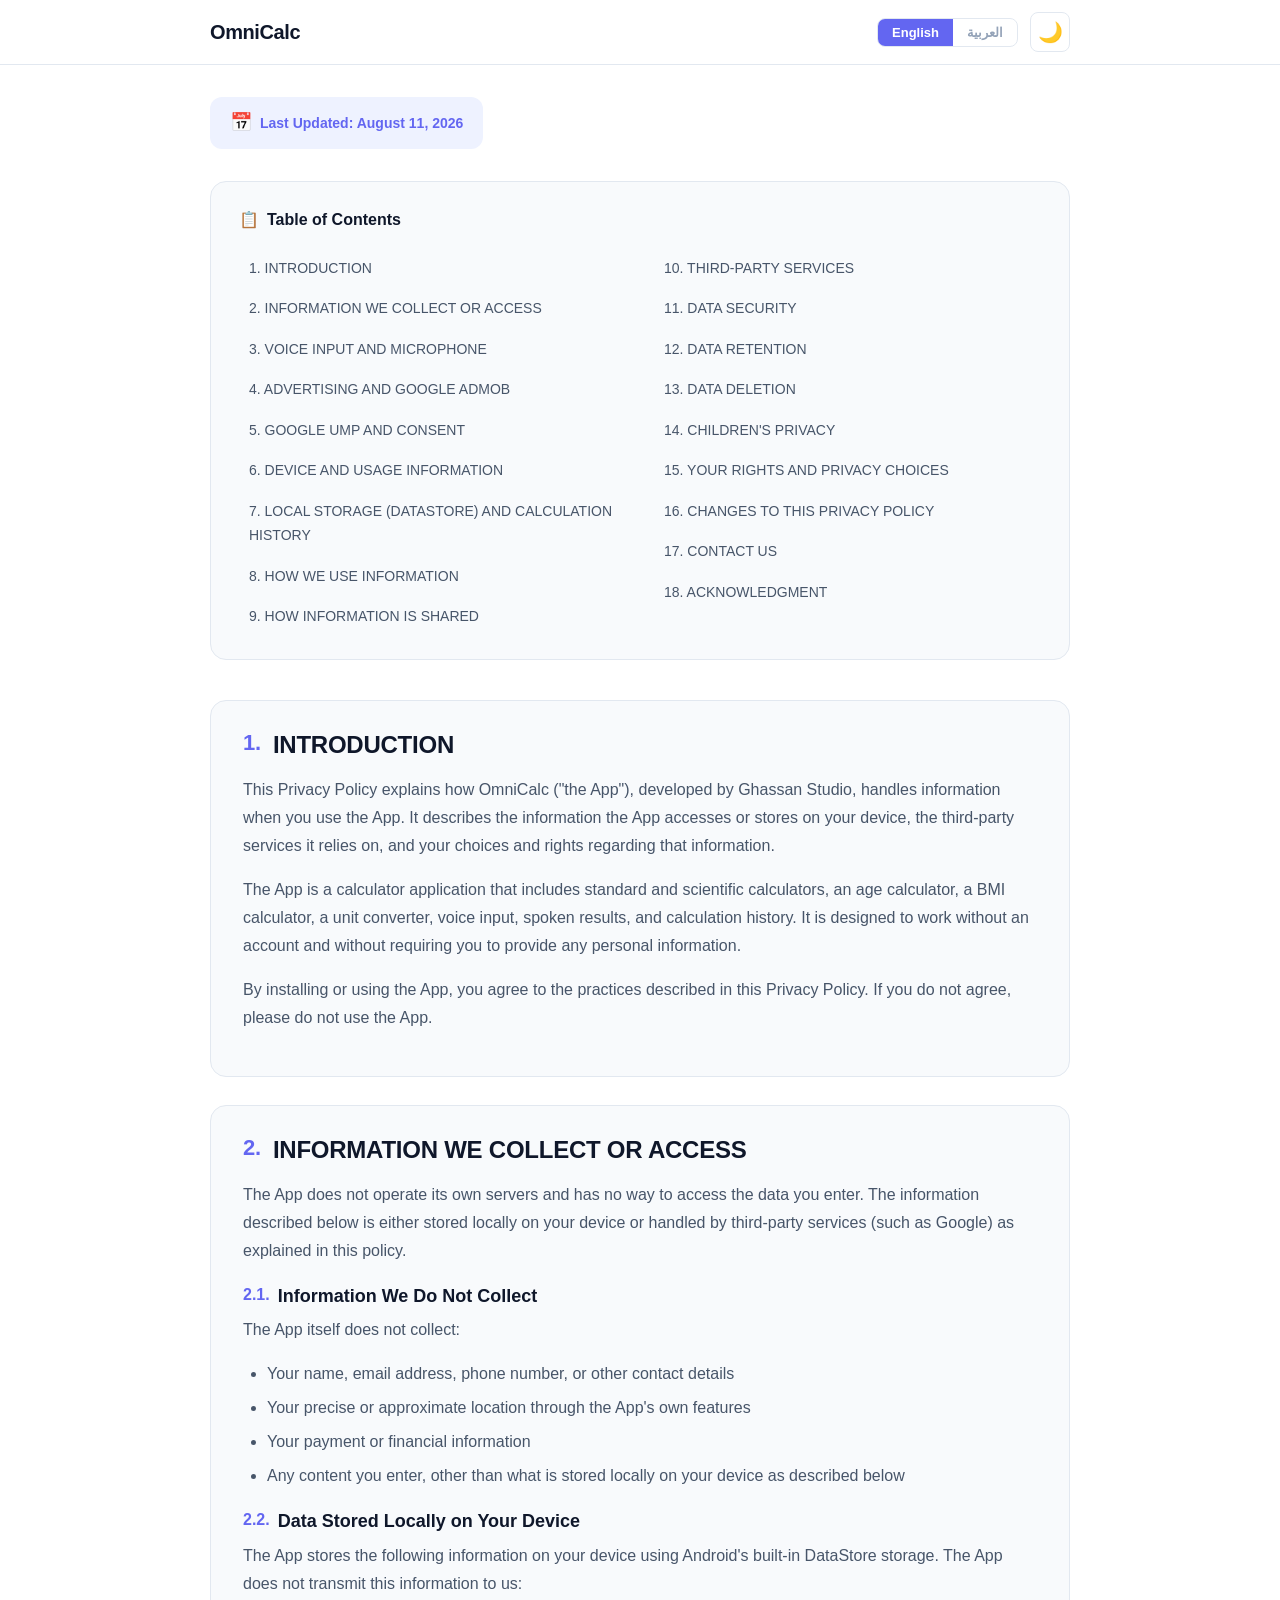
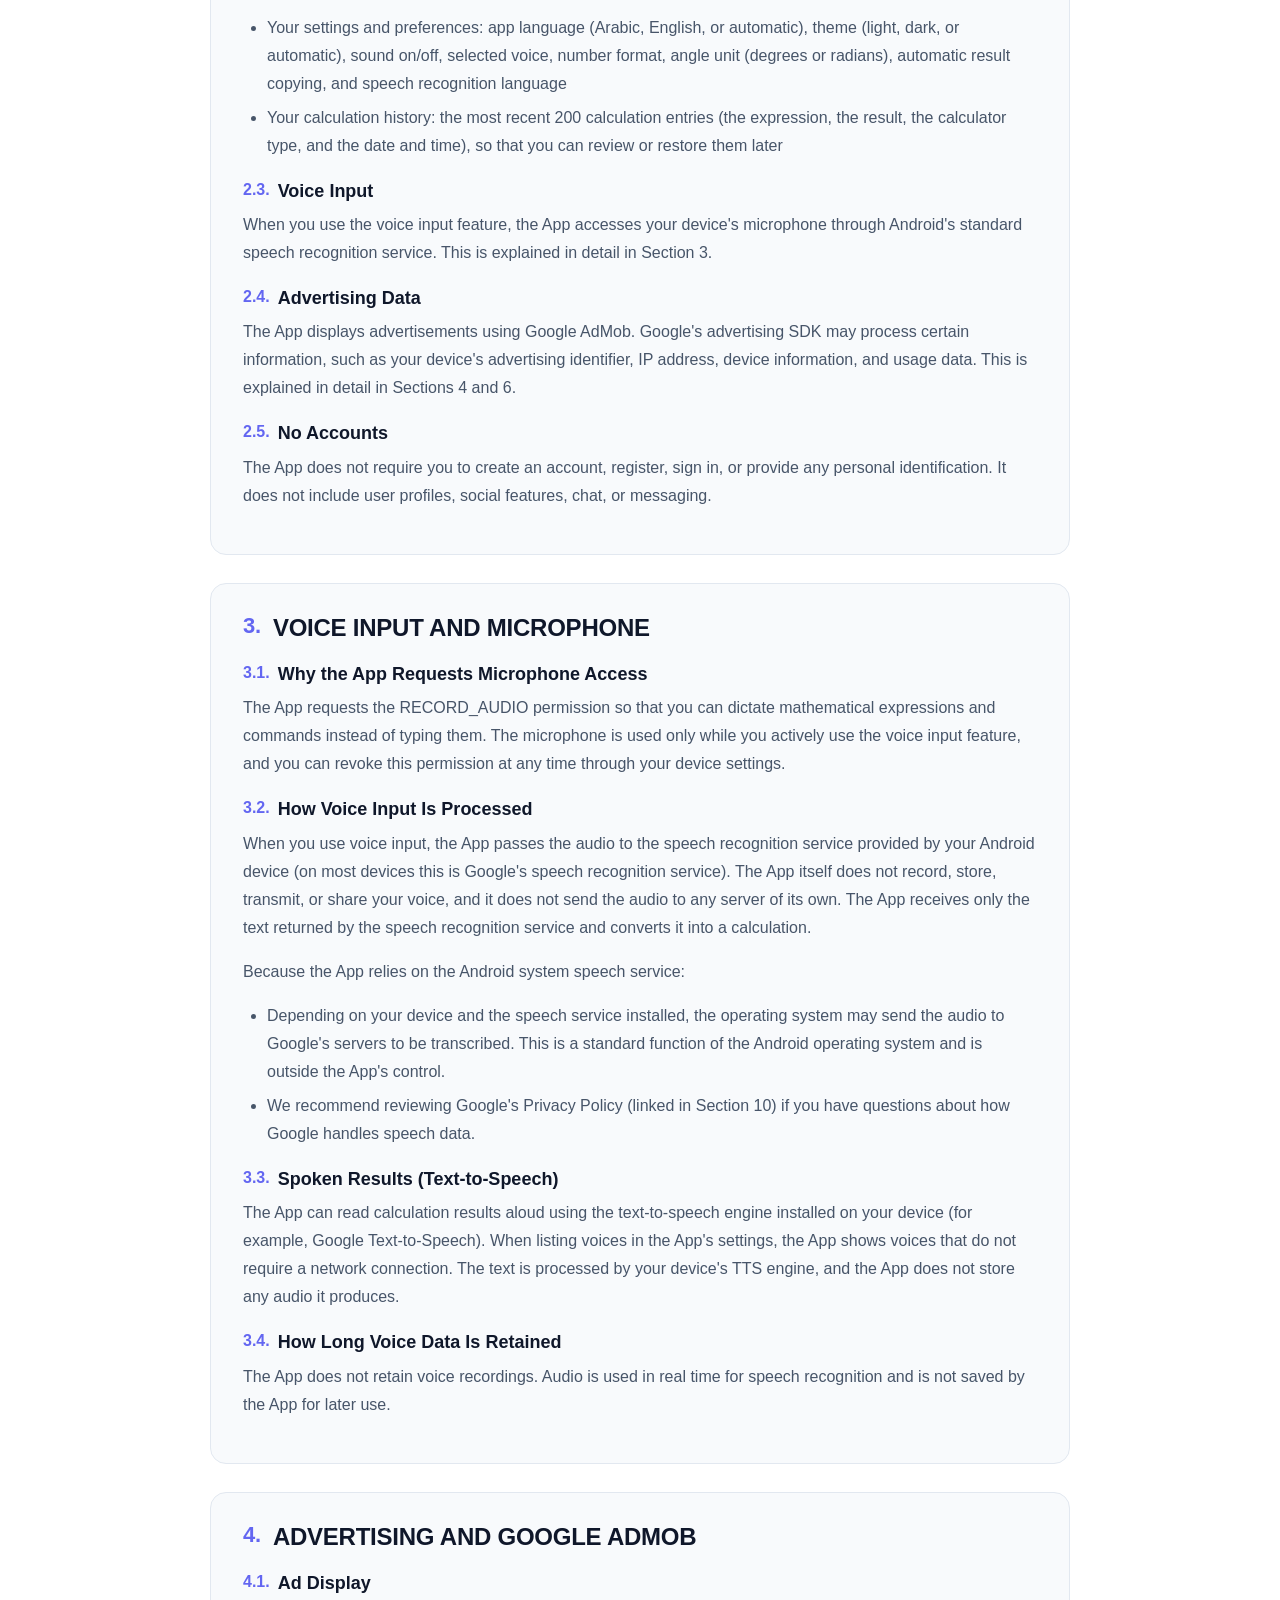
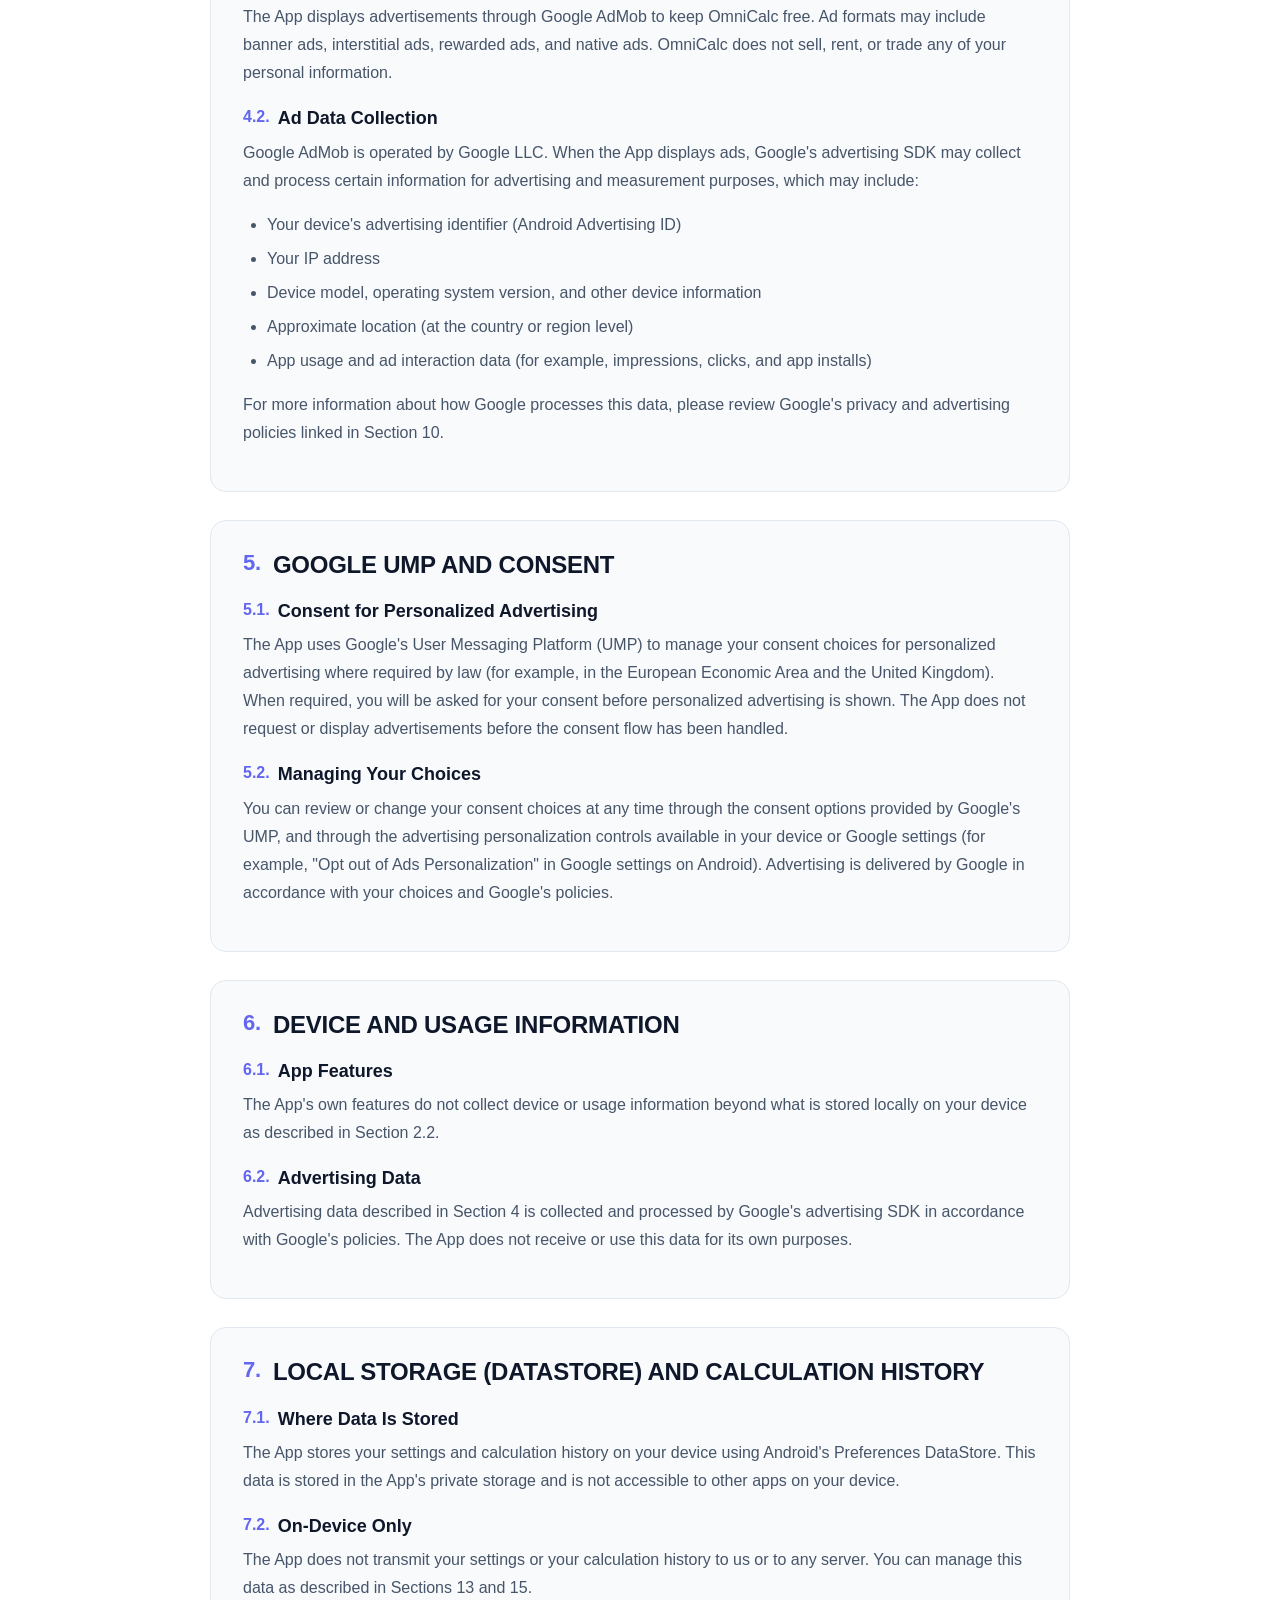
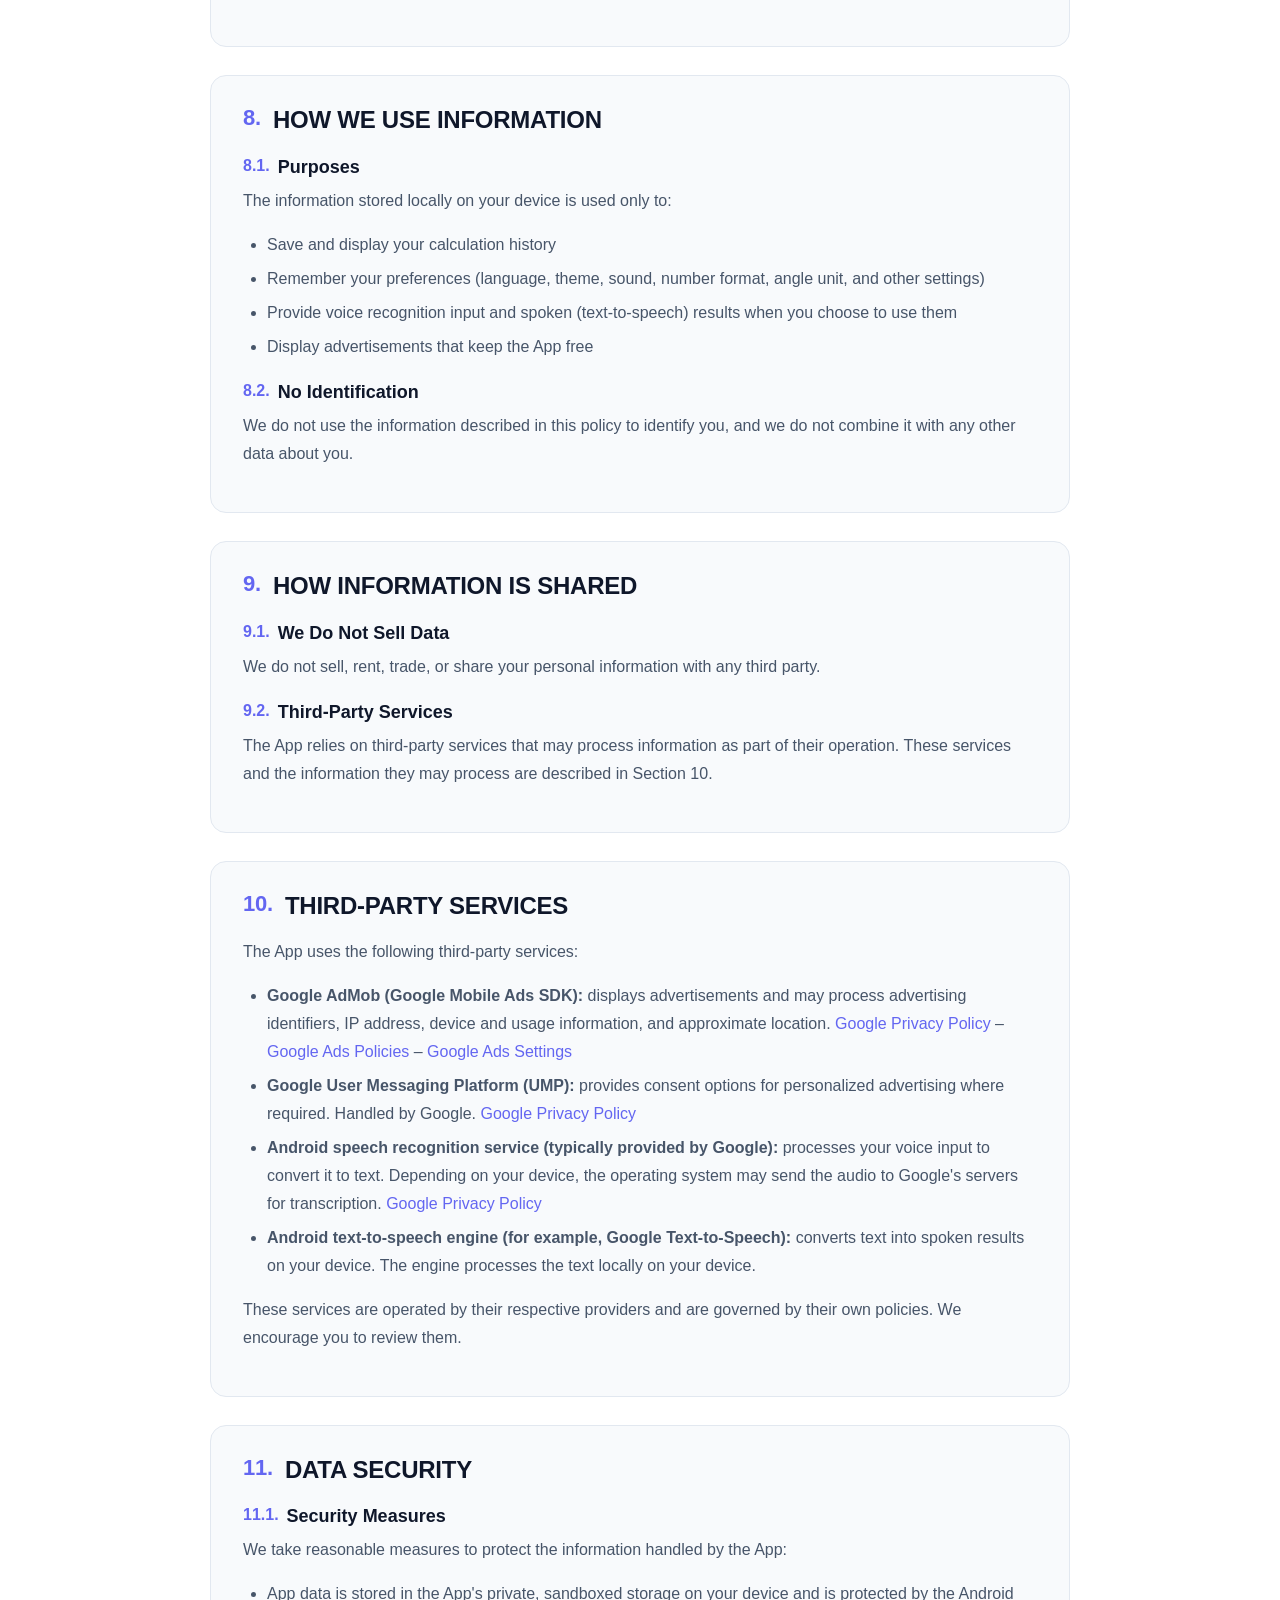
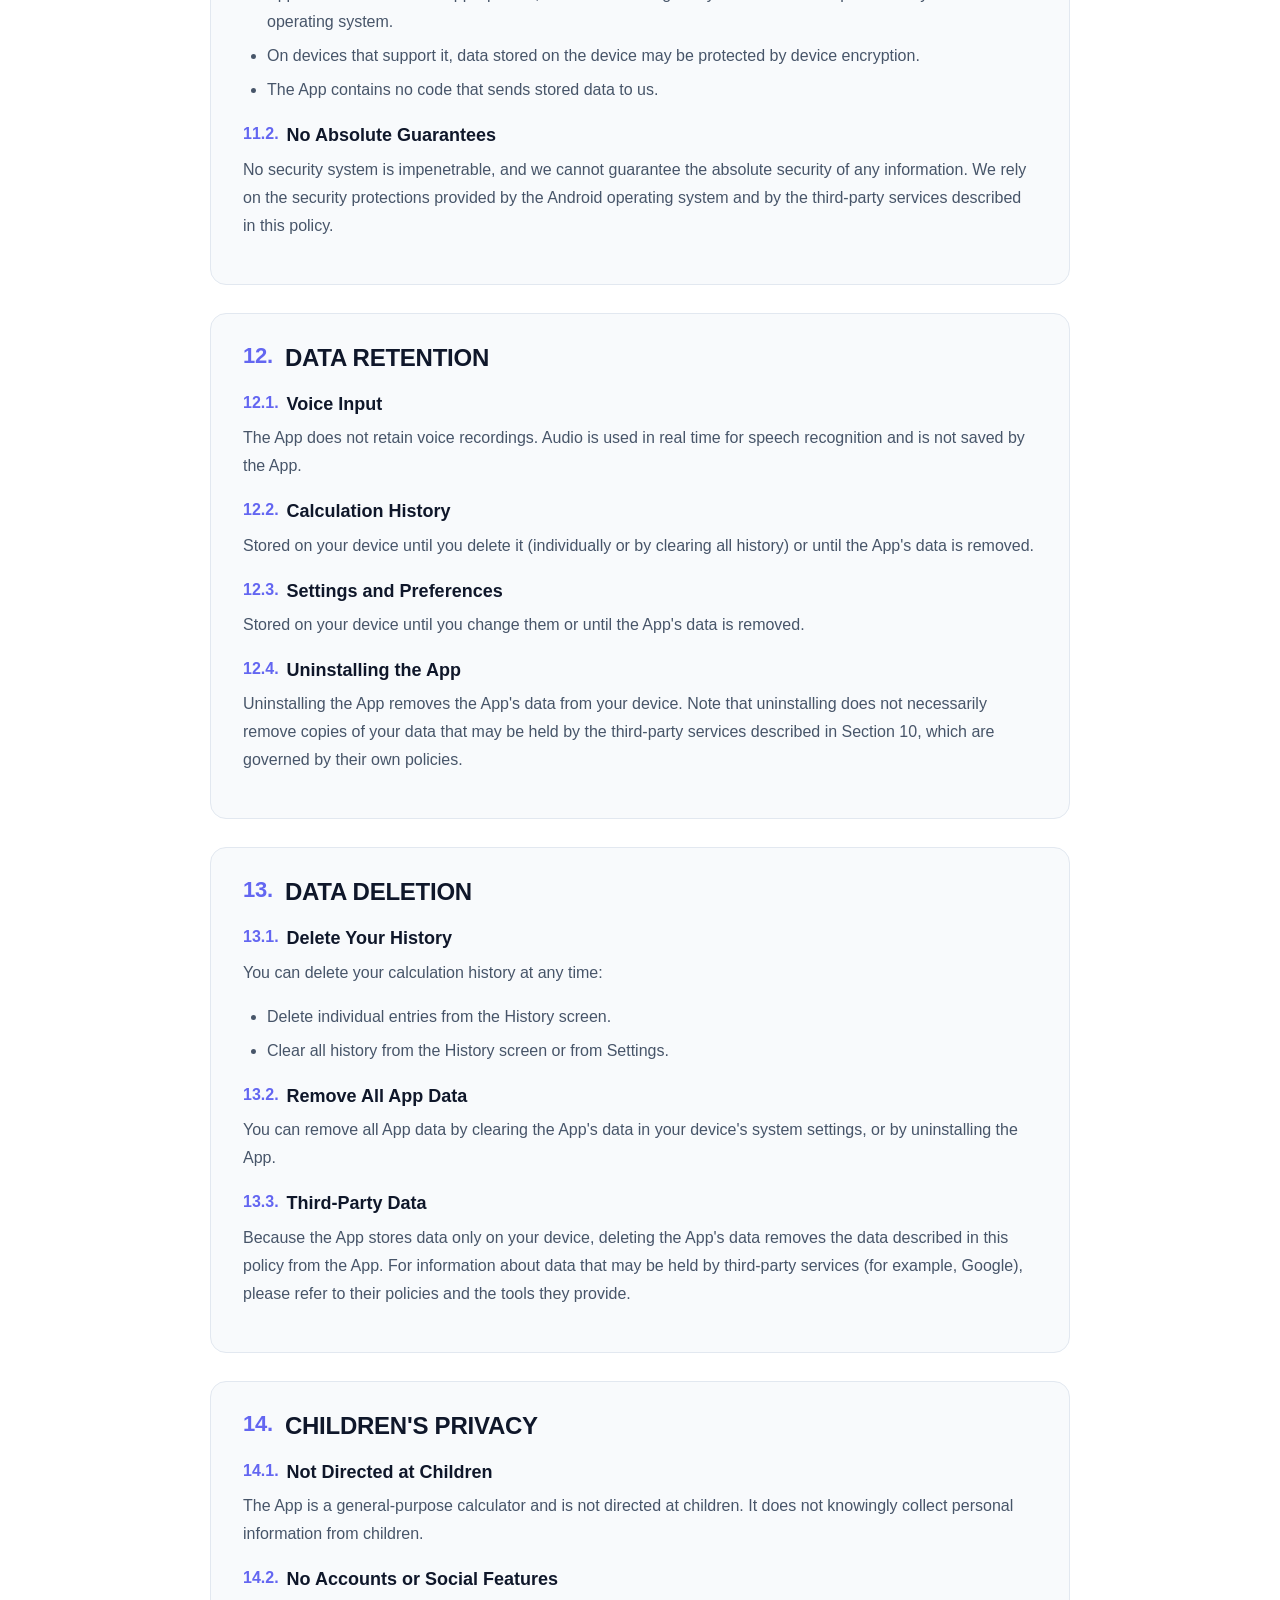
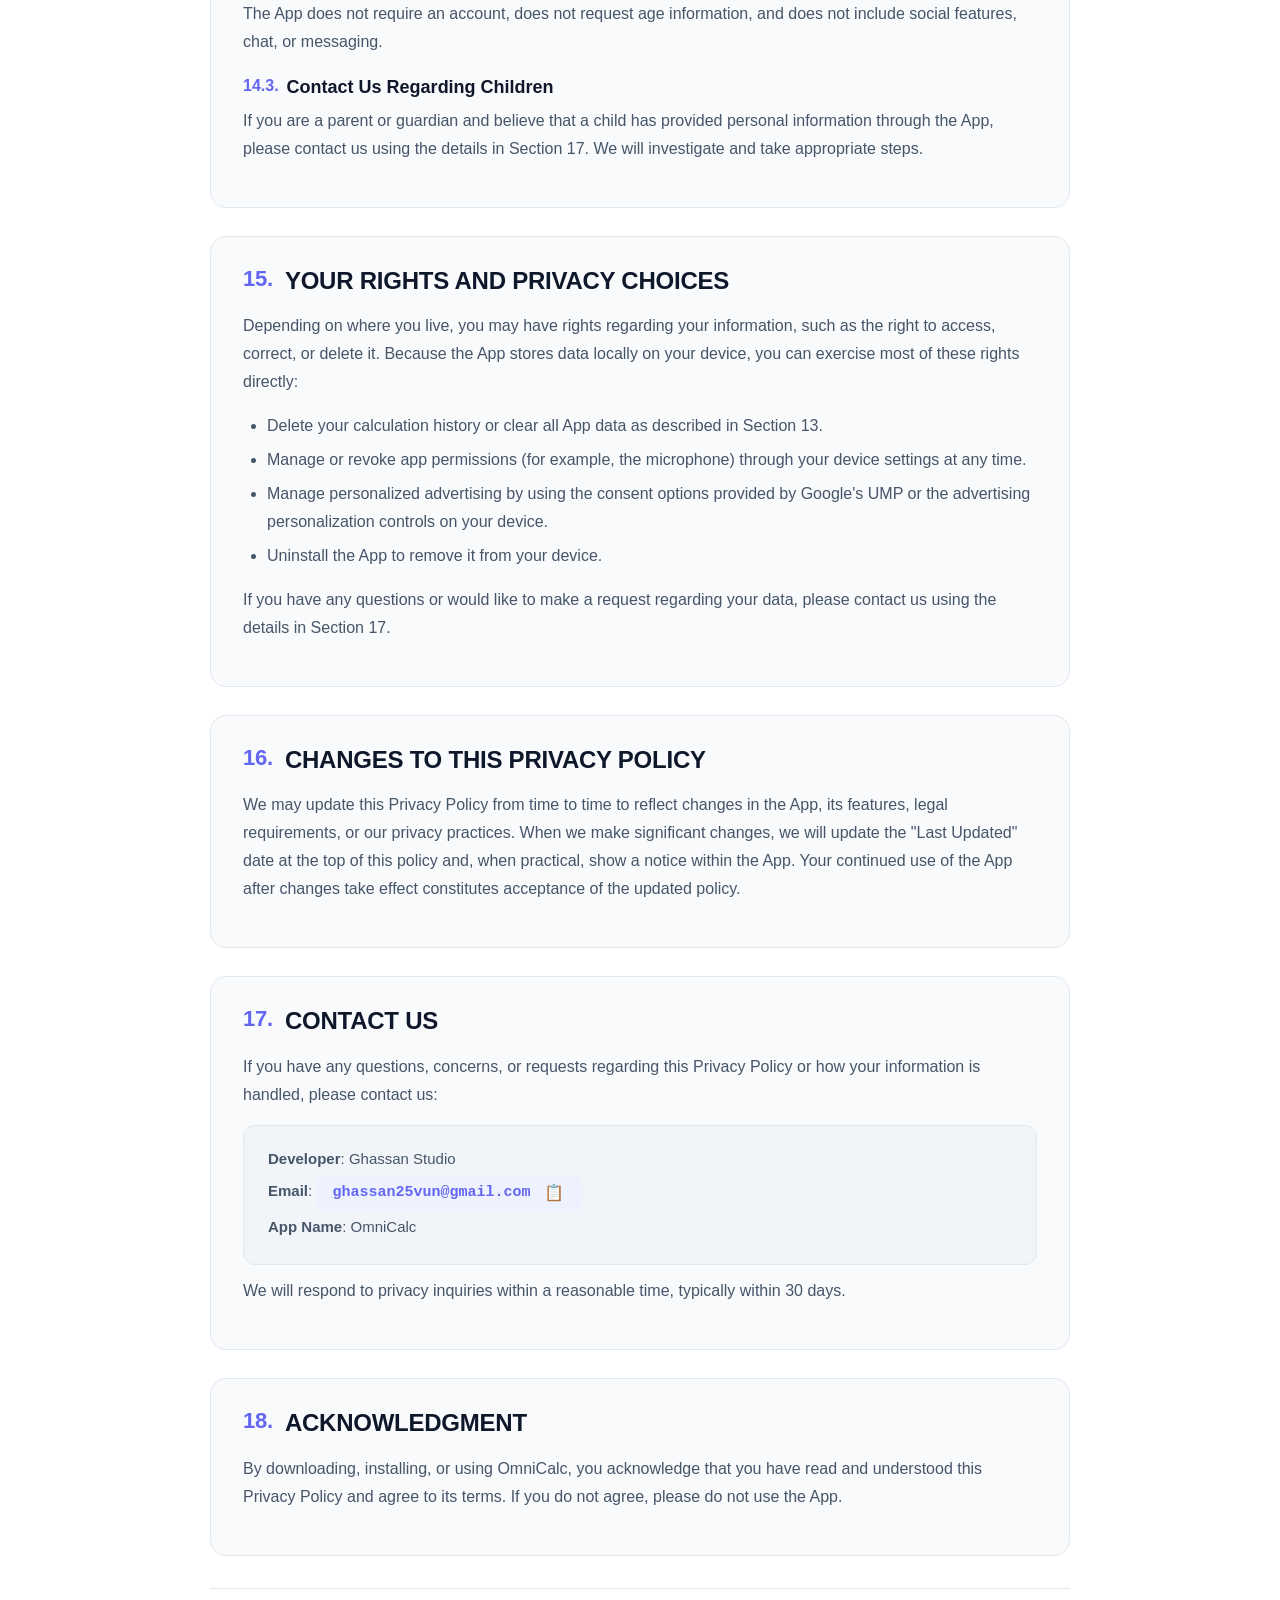
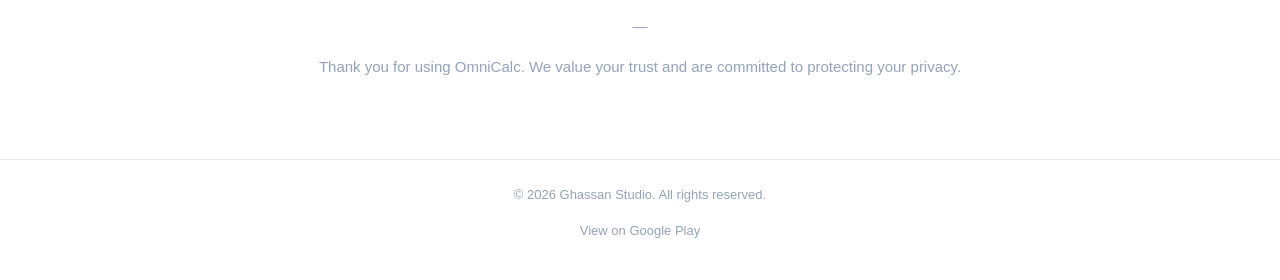
<file: index.html>
<!DOCTYPE html>
<html lang="en" dir="ltr">
<head>
  <meta charset="UTF-8">
  <meta name="viewport" content="width=device-width, initial-scale=1.0">
  <title>Privacy Policy – OmniCalc</title>
  <meta name="description" content="OmniCalc Privacy Policy – Learn how OmniCalc handles your data, voice input, microphone permissions, and advertising. Developed by Ghassan Studio.">
  <meta name="robots" content="index, follow">
  <meta name="author" content="Ghassan Studio">

  <meta property="og:title" content="Privacy Policy – OmniCalc">
  <meta property="og:description" content="OmniCalc Privacy Policy – Learn how OmniCalc handles your data, voice input, microphone permissions, and advertising.">
  <meta property="og:type" content="website">
  <meta property="og:url" content="https://ghassanstudio.github.io/OmniCalc-Privacy-Policy/">
  <meta property="og:locale" content="en_US">
  <meta property="og:site_name" content="OmniCalc">

  <meta name="twitter:card" content="summary">
  <meta name="twitter:title" content="Privacy Policy – OmniCalc">
  <meta name="twitter:description" content="OmniCalc Privacy Policy – Learn how OmniCalc handles your data, voice input, microphone permissions, and advertising.">

  <link rel="alternate" hreflang="en" href="https://ghassanstudio.github.io/OmniCalc-Privacy-Policy/">
  <link rel="alternate" hreflang="ar" href="https://ghassanstudio.github.io/OmniCalc-Privacy-Policy/">
  <link rel="alternate" hreflang="x-default" href="https://ghassanstudio.github.io/OmniCalc-Privacy-Policy/">

  <link rel="canonical" href="https://ghassanstudio.github.io/OmniCalc-Privacy-Policy/">

  <link rel="icon" href="data:image/svg+xml,%3Csvg xmlns='http://www.w3.org/2000/svg' viewBox='0 0 100 100'%3E%3Crect width='100' height='100' rx='18' fill='%236366f1'/%3E%3Ctext x='50' y='72' font-size='54' text-anchor='middle' fill='%23fff' font-family='sans-serif' font-weight='bold'%3E%E2%88%91%3C/text%3E%3C/svg%3E" type="image/svg+xml">

  <link rel="stylesheet" href="styles.css">
</head>
<body>

  <a href="#main-content" class="skip-link" data-en="Skip to content" data-ar="تخطى إلى المحتوى">Skip to content</a>

  <!-- ========== HEADER ========== -->
  <header class="site-header" role="banner">
    <nav class="nav-container" aria-label="Main navigation">
      <a href="#" class="nav-brand" aria-label="OmniCalc home">OmniCalc</a>
      <div class="nav-controls">
        <div class="lang-switcher" role="group" aria-label="Language switcher">
          <button class="lang-btn active" data-lang="en" aria-pressed="true" lang="en" type="button">English</button>
          <button class="lang-btn" data-lang="ar" aria-pressed="false" lang="ar" type="button">العربية</button>
        </div>
        <button class="theme-toggle" type="button" aria-label="Switch to dark mode">🌙</button>
      </div>
    </nav>
  </header>

  <!-- ========== MAIN ========== -->
  <main id="main-content" role="main">
    <div class="container">

      <!-- Last Updated -->
      <div class="last-updated" aria-live="polite">
        <span class="icon" aria-hidden="true">📅</span>
        <span data-en="Last Updated: August 11, 2026" data-ar="آخر تحديث: 11 أغسطس 2026">Last Updated: August 11, 2026</span>
      </div>

      <!-- ===== TOC ===== -->
      <nav class="toc" aria-label="Table of Contents">
        <div class="toc-header" tabindex="0" role="button" aria-expanded="true">
          <span class="toc-title">
            <span aria-hidden="true">📋</span>
            <span data-en="Table of Contents" data-ar="جدول المحتويات">Table of Contents</span>
          </span>
          <span class="toc-toggle open" aria-hidden="true">▾</span>
        </div>
        <ul class="toc-list" role="list">
          <!-- Generated by JavaScript -->
        </ul>
      </nav>

      <!-- ============================== -->
      <!-- ENGLISH CONTENT                -->
      <!-- ============================== -->
      <div id="content-en" data-lang="en" lang="en" dir="ltr">

        <section id="s1" class="policy-section section-card" aria-labelledby="s1-h2">
          <h2 id="s1-h2"><span class="section-num">1.</span> INTRODUCTION</h2>
          <p>This Privacy Policy explains how OmniCalc ("the App"), developed by Ghassan Studio, handles information when you use the App. It describes the information the App accesses or stores on your device, the third-party services it relies on, and your choices and rights regarding that information.</p>
          <p>The App is a calculator application that includes standard and scientific calculators, an age calculator, a BMI calculator, a unit converter, voice input, spoken results, and calculation history. It is designed to work without an account and without requiring you to provide any personal information.</p>
          <p>By installing or using the App, you agree to the practices described in this Privacy Policy. If you do not agree, please do not use the App.</p>
        </section>

        <section id="s2" class="policy-section section-card" aria-labelledby="s2-h2">
          <h2 id="s2-h2"><span class="section-num">2.</span> INFORMATION WE COLLECT OR ACCESS</h2>
          <p>The App does not operate its own servers and has no way to access the data you enter. The information described below is either stored locally on your device or handled by third-party services (such as Google) as explained in this policy.</p>
          <h3 id="s2-1"><span class="sub-num">2.1.</span> Information We Do Not Collect</h3>
          <p>The App itself does not collect:</p>
          <ul>
            <li>Your name, email address, phone number, or other contact details</li>
            <li>Your precise or approximate location through the App's own features</li>
            <li>Your payment or financial information</li>
            <li>Any content you enter, other than what is stored locally on your device as described below</li>
          </ul>
          <h3 id="s2-2"><span class="sub-num">2.2.</span> Data Stored Locally on Your Device</h3>
          <p>The App stores the following information on your device using Android's built-in DataStore storage. The App does not transmit this information to us:</p>
          <ul>
            <li>Your settings and preferences: app language (Arabic, English, or automatic), theme (light, dark, or automatic), sound on/off, selected voice, number format, angle unit (degrees or radians), automatic result copying, and speech recognition language</li>
            <li>Your calculation history: the most recent 200 calculation entries (the expression, the result, the calculator type, and the date and time), so that you can review or restore them later</li>
          </ul>
          <h3 id="s2-3"><span class="sub-num">2.3.</span> Voice Input</h3>
          <p>When you use the voice input feature, the App accesses your device's microphone through Android's standard speech recognition service. This is explained in detail in Section 3.</p>
          <h3 id="s2-4"><span class="sub-num">2.4.</span> Advertising Data</h3>
          <p>The App displays advertisements using Google AdMob. Google's advertising SDK may process certain information, such as your device's advertising identifier, IP address, device information, and usage data. This is explained in detail in Sections 4 and 6.</p>
          <h3 id="s2-5"><span class="sub-num">2.5.</span> No Accounts</h3>
          <p>The App does not require you to create an account, register, sign in, or provide any personal identification. It does not include user profiles, social features, chat, or messaging.</p>
        </section>

        <section id="s3" class="policy-section section-card" aria-labelledby="s3-h2">
          <h2 id="s3-h2"><span class="section-num">3.</span> VOICE INPUT AND MICROPHONE</h2>
          <h3 id="s3-1"><span class="sub-num">3.1.</span> Why the App Requests Microphone Access</h3>
          <p>The App requests the RECORD_AUDIO permission so that you can dictate mathematical expressions and commands instead of typing them. The microphone is used only while you actively use the voice input feature, and you can revoke this permission at any time through your device settings.</p>
          <h3 id="s3-2"><span class="sub-num">3.2.</span> How Voice Input Is Processed</h3>
          <p>When you use voice input, the App passes the audio to the speech recognition service provided by your Android device (on most devices this is Google's speech recognition service). The App itself does not record, store, transmit, or share your voice, and it does not send the audio to any server of its own. The App receives only the text returned by the speech recognition service and converts it into a calculation.</p>
          <p>Because the App relies on the Android system speech service:</p>
          <ul>
            <li>Depending on your device and the speech service installed, the operating system may send the audio to Google's servers to be transcribed. This is a standard function of the Android operating system and is outside the App's control.</li>
            <li>We recommend reviewing Google's Privacy Policy (linked in Section 10) if you have questions about how Google handles speech data.</li>
          </ul>
          <h3 id="s3-3"><span class="sub-num">3.3.</span> Spoken Results (Text-to-Speech)</h3>
          <p>The App can read calculation results aloud using the text-to-speech engine installed on your device (for example, Google Text-to-Speech). When listing voices in the App's settings, the App shows voices that do not require a network connection. The text is processed by your device's TTS engine, and the App does not store any audio it produces.</p>
          <h3 id="s3-4"><span class="sub-num">3.4.</span> How Long Voice Data Is Retained</h3>
          <p>The App does not retain voice recordings. Audio is used in real time for speech recognition and is not saved by the App for later use.</p>
        </section>

        <section id="s4" class="policy-section section-card" aria-labelledby="s4-h2">
          <h2 id="s4-h2"><span class="section-num">4.</span> ADVERTISING AND GOOGLE ADMOB</h2>
          <h3 id="s4-1"><span class="sub-num">4.1.</span> Ad Display</h3>
          <p>The App displays advertisements through Google AdMob to keep OmniCalc free. Ad formats may include banner ads, interstitial ads, rewarded ads, and native ads. OmniCalc does not sell, rent, or trade any of your personal information.</p>
          <h3 id="s4-2"><span class="sub-num">4.2.</span> Ad Data Collection</h3>
          <p>Google AdMob is operated by Google LLC. When the App displays ads, Google's advertising SDK may collect and process certain information for advertising and measurement purposes, which may include:</p>
          <ul>
            <li>Your device's advertising identifier (Android Advertising ID)</li>
            <li>Your IP address</li>
            <li>Device model, operating system version, and other device information</li>
            <li>Approximate location (at the country or region level)</li>
            <li>App usage and ad interaction data (for example, impressions, clicks, and app installs)</li>
          </ul>
          <p>For more information about how Google processes this data, please review Google's privacy and advertising policies linked in Section 10.</p>
        </section>

        <section id="s5" class="policy-section section-card" aria-labelledby="s5-h2">
          <h2 id="s5-h2"><span class="section-num">5.</span> GOOGLE UMP AND CONSENT</h2>
          <h3 id="s5-1"><span class="sub-num">5.1.</span> Consent for Personalized Advertising</h3>
          <p>The App uses Google's User Messaging Platform (UMP) to manage your consent choices for personalized advertising where required by law (for example, in the European Economic Area and the United Kingdom). When required, you will be asked for your consent before personalized advertising is shown. The App does not request or display advertisements before the consent flow has been handled.</p>
          <h3 id="s5-2"><span class="sub-num">5.2.</span> Managing Your Choices</h3>
          <p>You can review or change your consent choices at any time through the consent options provided by Google's UMP, and through the advertising personalization controls available in your device or Google settings (for example, "Opt out of Ads Personalization" in Google settings on Android). Advertising is delivered by Google in accordance with your choices and Google's policies.</p>
        </section>

        <section id="s6" class="policy-section section-card" aria-labelledby="s6-h2">
          <h2 id="s6-h2"><span class="section-num">6.</span> DEVICE AND USAGE INFORMATION</h2>
          <h3 id="s6-1"><span class="sub-num">6.1.</span> App Features</h3>
          <p>The App's own features do not collect device or usage information beyond what is stored locally on your device as described in Section 2.2.</p>
          <h3 id="s6-2"><span class="sub-num">6.2.</span> Advertising Data</h3>
          <p>Advertising data described in Section 4 is collected and processed by Google's advertising SDK in accordance with Google's policies. The App does not receive or use this data for its own purposes.</p>
        </section>

        <section id="s7" class="policy-section section-card" aria-labelledby="s7-h2">
          <h2 id="s7-h2"><span class="section-num">7.</span> LOCAL STORAGE (DATASTORE) AND CALCULATION HISTORY</h2>
          <h3 id="s7-1"><span class="sub-num">7.1.</span> Where Data Is Stored</h3>
          <p>The App stores your settings and calculation history on your device using Android's Preferences DataStore. This data is stored in the App's private storage and is not accessible to other apps on your device.</p>
          <h3 id="s7-2"><span class="sub-num">7.2.</span> On-Device Only</h3>
          <p>The App does not transmit your settings or your calculation history to us or to any server. You can manage this data as described in Sections 13 and 15.</p>
        </section>

        <section id="s8" class="policy-section section-card" aria-labelledby="s8-h2">
          <h2 id="s8-h2"><span class="section-num">8.</span> HOW WE USE INFORMATION</h2>
          <h3 id="s8-1"><span class="sub-num">8.1.</span> Purposes</h3>
          <p>The information stored locally on your device is used only to:</p>
          <ul>
            <li>Save and display your calculation history</li>
            <li>Remember your preferences (language, theme, sound, number format, angle unit, and other settings)</li>
            <li>Provide voice recognition input and spoken (text-to-speech) results when you choose to use them</li>
            <li>Display advertisements that keep the App free</li>
          </ul>
          <h3 id="s8-2"><span class="sub-num">8.2.</span> No Identification</h3>
          <p>We do not use the information described in this policy to identify you, and we do not combine it with any other data about you.</p>
        </section>

        <section id="s9" class="policy-section section-card" aria-labelledby="s9-h2">
          <h2 id="s9-h2"><span class="section-num">9.</span> HOW INFORMATION IS SHARED</h2>
          <h3 id="s9-1"><span class="sub-num">9.1.</span> We Do Not Sell Data</h3>
          <p>We do not sell, rent, trade, or share your personal information with any third party.</p>
          <h3 id="s9-2"><span class="sub-num">9.2.</span> Third-Party Services</h3>
          <p>The App relies on third-party services that may process information as part of their operation. These services and the information they may process are described in Section 10.</p>
        </section>

        <section id="s10" class="policy-section section-card" aria-labelledby="s10-h2">
          <h2 id="s10-h2"><span class="section-num">10.</span> THIRD-PARTY SERVICES</h2>
          <p>The App uses the following third-party services:</p>
          <ul>
            <li><strong>Google AdMob (Google Mobile Ads SDK):</strong> displays advertisements and may process advertising identifiers, IP address, device and usage information, and approximate location. <a href="https://policies.google.com/privacy" target="_blank" rel="noopener noreferrer">Google Privacy Policy</a> – <a href="https://support.google.com/admob/answer/6128543" target="_blank" rel="noopener noreferrer">Google Ads Policies</a> – <a href="https://adssettings.google.com" target="_blank" rel="noopener noreferrer">Google Ads Settings</a></li>
            <li><strong>Google User Messaging Platform (UMP):</strong> provides consent options for personalized advertising where required. Handled by Google. <a href="https://policies.google.com/privacy" target="_blank" rel="noopener noreferrer">Google Privacy Policy</a></li>
            <li><strong>Android speech recognition service (typically provided by Google):</strong> processes your voice input to convert it to text. Depending on your device, the operating system may send the audio to Google's servers for transcription. <a href="https://policies.google.com/privacy" target="_blank" rel="noopener noreferrer">Google Privacy Policy</a></li>
            <li><strong>Android text-to-speech engine (for example, Google Text-to-Speech):</strong> converts text into spoken results on your device. The engine processes the text locally on your device.</li>
          </ul>
          <p>These services are operated by their respective providers and are governed by their own policies. We encourage you to review them.</p>
        </section>

        <section id="s11" class="policy-section section-card" aria-labelledby="s11-h2">
          <h2 id="s11-h2"><span class="section-num">11.</span> DATA SECURITY</h2>
          <h3 id="s11-1"><span class="sub-num">11.1.</span> Security Measures</h3>
          <p>We take reasonable measures to protect the information handled by the App:</p>
          <ul>
            <li>App data is stored in the App's private, sandboxed storage on your device and is protected by the Android operating system.</li>
            <li>On devices that support it, data stored on the device may be protected by device encryption.</li>
            <li>The App contains no code that sends stored data to us.</li>
          </ul>
          <h3 id="s11-2"><span class="sub-num">11.2.</span> No Absolute Guarantees</h3>
          <p>No security system is impenetrable, and we cannot guarantee the absolute security of any information. We rely on the security protections provided by the Android operating system and by the third-party services described in this policy.</p>
        </section>

        <section id="s12" class="policy-section section-card" aria-labelledby="s12-h2">
          <h2 id="s12-h2"><span class="section-num">12.</span> DATA RETENTION</h2>
          <h3 id="s12-1"><span class="sub-num">12.1.</span> Voice Input</h3>
          <p>The App does not retain voice recordings. Audio is used in real time for speech recognition and is not saved by the App.</p>
          <h3 id="s12-2"><span class="sub-num">12.2.</span> Calculation History</h3>
          <p>Stored on your device until you delete it (individually or by clearing all history) or until the App's data is removed.</p>
          <h3 id="s12-3"><span class="sub-num">12.3.</span> Settings and Preferences</h3>
          <p>Stored on your device until you change them or until the App's data is removed.</p>
          <h3 id="s12-4"><span class="sub-num">12.4.</span> Uninstalling the App</h3>
          <p>Uninstalling the App removes the App's data from your device. Note that uninstalling does not necessarily remove copies of your data that may be held by the third-party services described in Section 10, which are governed by their own policies.</p>
        </section>

        <section id="s13" class="policy-section section-card" aria-labelledby="s13-h2">
          <h2 id="s13-h2"><span class="section-num">13.</span> DATA DELETION</h2>
          <h3 id="s13-1"><span class="sub-num">13.1.</span> Delete Your History</h3>
          <p>You can delete your calculation history at any time:</p>
          <ul>
            <li>Delete individual entries from the History screen.</li>
            <li>Clear all history from the History screen or from Settings.</li>
          </ul>
          <h3 id="s13-2"><span class="sub-num">13.2.</span> Remove All App Data</h3>
          <p>You can remove all App data by clearing the App's data in your device's system settings, or by uninstalling the App.</p>
          <h3 id="s13-3"><span class="sub-num">13.3.</span> Third-Party Data</h3>
          <p>Because the App stores data only on your device, deleting the App's data removes the data described in this policy from the App. For information about data that may be held by third-party services (for example, Google), please refer to their policies and the tools they provide.</p>
        </section>

        <section id="s14" class="policy-section section-card" aria-labelledby="s14-h2">
          <h2 id="s14-h2"><span class="section-num">14.</span> CHILDREN'S PRIVACY</h2>
          <h3 id="s14-1"><span class="sub-num">14.1.</span> Not Directed at Children</h3>
          <p>The App is a general-purpose calculator and is not directed at children. It does not knowingly collect personal information from children.</p>
          <h3 id="s14-2"><span class="sub-num">14.2.</span> No Accounts or Social Features</h3>
          <p>The App does not require an account, does not request age information, and does not include social features, chat, or messaging.</p>
          <h3 id="s14-3"><span class="sub-num">14.3.</span> Contact Us Regarding Children</h3>
          <p>If you are a parent or guardian and believe that a child has provided personal information through the App, please contact us using the details in Section 17. We will investigate and take appropriate steps.</p>
        </section>

        <section id="s15" class="policy-section section-card" aria-labelledby="s15-h2">
          <h2 id="s15-h2"><span class="section-num">15.</span> YOUR RIGHTS AND PRIVACY CHOICES</h2>
          <p>Depending on where you live, you may have rights regarding your information, such as the right to access, correct, or delete it. Because the App stores data locally on your device, you can exercise most of these rights directly:</p>
          <ul>
            <li>Delete your calculation history or clear all App data as described in Section 13.</li>
            <li>Manage or revoke app permissions (for example, the microphone) through your device settings at any time.</li>
            <li>Manage personalized advertising by using the consent options provided by Google's UMP or the advertising personalization controls on your device.</li>
            <li>Uninstall the App to remove it from your device.</li>
          </ul>
          <p>If you have any questions or would like to make a request regarding your data, please contact us using the details in Section 17.</p>
        </section>

        <section id="s16" class="policy-section section-card" aria-labelledby="s16-h2">
          <h2 id="s16-h2"><span class="section-num">16.</span> CHANGES TO THIS PRIVACY POLICY</h2>
          <p>We may update this Privacy Policy from time to time to reflect changes in the App, its features, legal requirements, or our privacy practices. When we make significant changes, we will update the "Last Updated" date at the top of this policy and, when practical, show a notice within the App. Your continued use of the App after changes take effect constitutes acceptance of the updated policy.</p>
        </section>

        <section id="s17" class="policy-section section-card" aria-labelledby="s17-h2">
          <h2 id="s17-h2"><span class="section-num">17.</span> CONTACT US</h2>
          <p>If you have any questions, concerns, or requests regarding this Privacy Policy or how your information is handled, please contact us:</p>
          <div class="contact-block">
            <p><strong>Developer</strong>: Ghassan Studio</p>
            <p><strong>Email</strong>: <span class="email-wrapper"><span class="email-text"><a href="mailto:ghassan25vun@gmail.com">ghassan25vun@gmail.com</a></span><button class="copy-btn" data-email="ghassan25vun@gmail.com" data-toast="Email copied!" aria-label="Copy email address" type="button">📋</button></span></p>
            <p><strong>App Name</strong>: OmniCalc</p>
          </div>
          <p>We will respond to privacy inquiries within a reasonable time, typically within 30 days.</p>
        </section>

        <section id="s18" class="policy-section section-card" aria-labelledby="s18-h2">
          <h2 id="s18-h2"><span class="section-num">18.</span> ACKNOWLEDGMENT</h2>
          <p>By downloading, installing, or using OmniCalc, you acknowledge that you have read and understood this Privacy Policy and agree to its terms. If you do not agree, please do not use the App.</p>
        </section>

        <div class="policy-closing">
          <p>—</p>
          <p>Thank you for using OmniCalc. We value your trust and are committed to protecting your privacy.</p>
        </div>

      </div><!-- /content-en -->

      <!-- ============================== -->
      <!-- ARABIC CONTENT                 -->
      <!-- ============================== -->
      <div id="content-ar" data-lang="ar" lang="ar" dir="rtl" hidden>

        <section id="s1-ar" class="policy-section section-card" aria-labelledby="s1-ar-h2">
          <h2 id="s1-ar-h2"><span class="section-num">1.</span> مقدمة</h2>
          <p>توضح سياسة الخصوصية هذه كيفية تعامل تطبيق OmniCalc ("التطبيق")، الذي طورته Ghassan Studio، مع المعلومات عند استخدامك للتطبيق. يصف هذا المستند المعلومات التي يصل إليها التطبيق أو يخزنها على جهازك، والخدمات الخارجية التي يعتمد عليها، وخياراتك وحقوقك المتعلقة بهذه المعلومات.</p>
          <p>التطبيق هو حاسبة تتضمن الحاسبة العادية والحاسبة العلمية وحاسبة العمر ومؤشر كتلة الجسم (BMI) ومحول الوحدات، مع دعم الإدخال الصوتي والنطق بالنتائج وسجل العمليات الحسابية. وقد صُمم التطبيق ليعمل دون الحاجة إلى حساب، ودون أن يُطلب منك تقديم أي معلومات شخصية.</p>
          <p>بتحميلك التطبيق أو استخدامك له، فإنك توافق على الممارسات الموضحة في سياسة الخصوصية هذه. وإذا كنت لا توافق عليها، فيرجى عدم استخدام التطبيق.</p>
        </section>

        <section id="s2-ar" class="policy-section section-card" aria-labelledby="s2-ar-h2">
          <h2 id="s2-ar-h2"><span class="section-num">2.</span> المعلومات التي نجمعها أو نصل إليها</h2>
          <p>لا يشغّل التطبيق خوادم خاصة به، ولا يملك أي وسيلة للوصول إلى البيانات التي تُدخلها. المعلومات الموضحة أدناه إما تُخزَّن محليًا على جهازك أو تتعامل معها خدمات خارجية (مثل Google) كما هو موضح في هذه السياسة.</p>
          <h3 id="s2-1-ar"><span class="sub-num">2.1.</span> معلومات لا نجمعها</h3>
          <p>لا يجمع التطبيق نفسه ما يلي:</p>
          <ul>
            <li>اسمك أو بريدك الإلكتروني أو رقم هاتفك أو أي بيانات اتصال أخرى</li>
            <li>موقعك الدقيق أو التقريبي عبر ميزات التطبيق الخاصة</li>
            <li>معلومات الدفع أو المعلومات المالية الخاصة بك</li>
            <li>أي محتوى تُدخله، باستثناء ما يُخزَّن محليًا على جهازك كما هو موضح أدناه</li>
          </ul>
          <h3 id="s2-2-ar"><span class="sub-num">2.2.</span> بيانات تُخزَّن محليًا على جهازك</h3>
          <p>يخزن التطبيق المعلومات التالية على جهازك باستخدام نظام التخزين المدمج DataStore في Android. لا ينقل التطبيق هذه المعلومات إلينا:</p>
          <ul>
            <li>إعداداتك وتفضيلاتك: لغة التطبيق (العربية أو الإنجليزية أو التلقائية)، والمظهر (فاتح أو داكن أو تلقائي)، وتشغيل الصوت أو إيقافه، والصوت المحدد، وتنسيق الأرقام، ووحدة الزاوية (درجات أو راديان)، والنسخ التلقائي للنتيجة، ولغة التعرف على الكلام</li>
            <li>سجل العمليات الحسابية: آخر 200 عملية حسابية (التعبير والنتيجة ونوع الحاسبة وتاريخ ووقت العملية)، حتى تتمكن من مراجعتها أو استعادتها لاحقًا</li>
          </ul>
          <h3 id="s2-3-ar"><span class="sub-num">2.3.</span> الإدخال الصوتي</h3>
          <p>عند استخدامك لميزة الإدخال الصوتي، يصل التطبيق إلى ميكروفون جهازك من خلال خدمة التعرف على الكلام القياسية في نظام Android. وهذا موضح بالتفصيل في القسم 3.</p>
          <h3 id="s2-4-ar"><span class="sub-num">2.4.</span> بيانات الإعلانات</h3>
          <p>يعرض التطبيق إعلانات باستخدام Google AdMob. قد تعالج مجموعة تطوير البرمجيات (SDK) الإعلانية من Google معلومات معينة، مثل معرّف الإعلانات الخاص بجهازك وعنوان IP ومعلومات الجهاز وبيانات الاستخدام. وهذا موضح بالتفصيل في القسمين 4 و6.</p>
          <h3 id="s2-5-ar"><span class="sub-num">2.5.</span> لا حاجة إلى حساب</h3>
          <p>لا يتطلب التطبيق إنشاء حساب أو تسجيلًا أو تسجيل دخول أو تقديم أي معلومات تحدد هويتك. ولا يتضمن ملفات تعريف مستخدمين أو ميزات اجتماعية أو محادثة أو مراسلة.</p>
        </section>

        <section id="s3-ar" class="policy-section section-card" aria-labelledby="s3-ar-h2">
          <h2 id="s3-ar-h2"><span class="section-num">3.</span> الإدخال الصوتي والميكروفون</h2>
          <h3 id="s3-1-ar"><span class="sub-num">3.1.</span> لماذا يطلب التطبيق إذن الميكروفون</h3>
          <p>يطلب التطبيق إذن RECORD_AUDIO حتى تتمكن من إملاء التعبيرات والأوامر الرياضية بدلًا من كتابتها. لا يُستخدم الميكروفون إلا أثناء استخدامك الفعلي لميزة الإدخال الصوتي، ويمكنك سحب هذا الإذن في أي وقت من خلال إعدادات جهازك.</p>
          <h3 id="s3-2-ar"><span class="sub-num">3.2.</span> كيفية معالجة الإدخال الصوتي</h3>
          <p>عند استخدامك للإدخال الصوتي، يمرر التطبيق الصوت إلى خدمة التعرف على الكلام المقدمة من جهازك الذي يعمل بنظام Android (وهي في معظم الأجهزة خدمة التعرف على الكلام من Google). لا يقوم التطبيق نفسه بتسجيل صوتك أو تخزينه أو نقله أو مشاركته، ولا يرسل الصوت إلى أي خادم تابع له. يستلم التطبيق فقط النص الذي تُرجعه خدمة التعرف على الكلام ويحوّله إلى عملية حسابية.</p>
          <p>ولأن التطبيق يعتمد على خدمة التعرف على الكلام في نظام Android:</p>
          <ul>
            <li>اعتمادًا على جهازك وخدمة التعرف على الكلام المثبتة، قد يرسل نظام التشغيل الصوت إلى خوادم Google لتحويله إلى نص. وهذه وظيفة قياسية من وظائف نظام Android وتقع خارج نطاق سيطرة التطبيق.</li>
            <li>ننصحك بمراجعة سياسة خصوصية Google (الرابط موجود في القسم 10) إذا كانت لديك أسئلة حول كيفية تعامل Google مع البيانات الصوتية.</li>
          </ul>
          <h3 id="s3-3-ar"><span class="sub-num">3.3.</span> النطق بالنتائج (تحويل النص إلى كلام)</h3>
          <p>يمكن للتطبيق قراءة نتائج العمليات الحسابية بصوت مسموع باستخدام محرك تحويل النص إلى كلام المثبت على جهازك (مثل Google Text-to-Speech). وعند عرض الأصوات في إعدادات التطبيق، يعرض التطبيق الأصوات التي لا تتطلب اتصالًا بالشبكة. تتم معالجة النص بواسطة محرك تحويل النص إلى كلام على جهازك، ولا يخزن التطبيق أي ملف صوتي ينتج عنه.</p>
          <h3 id="s3-4-ar"><span class="sub-num">3.4.</span> مدة الاحتفاظ بالبيانات الصوتية</h3>
          <p>لا يحتفظ التطبيق بتسجيلات صوتية. يُستخدم الصوت في الوقت الفعلي لغرض التعرف على الكلام ولا يحفظه التطبيق للاستخدام لاحقًا.</p>
        </section>

        <section id="s4-ar" class="policy-section section-card" aria-labelledby="s4-ar-h2">
          <h2 id="s4-ar-h2"><span class="section-num">4.</span> الإعلانات و Google AdMob</h2>
          <h3 id="s4-1-ar"><span class="sub-num">4.1.</span> عرض الإعلانات</h3>
          <p>يعرض التطبيق إعلانات من خلال Google AdMob للحفاظ على تطبيق OmniCalc مجانيًا. قد تشمل أنواع الإعلانات الإعلانات اللوحية (Banner) والإعلانات البينية (Interstitial) والإعلانات المكافأة (Rewarded) والإعلانات الأصلية (Native). لا يبيع OmniCalc معلوماتك الشخصية أو يؤجرها أو يتاجر بها لأي طرف.</p>
          <h3 id="s4-2-ar"><span class="sub-num">4.2.</span> جمع بيانات الإعلانات</h3>
          <p>تدير شركة Google LLC خدمة Google AdMob. عند عرض الإعلانات، قد تجمع مجموعة تطوير البرمجيات الإعلانية من Google معلومات معينة وتعالجها لأغراض الإعلان والقياس، وقد تشمل هذه المعلومات:</p>
          <ul>
            <li>معرّف الإعلانات الخاص بجهازك (معرّف الإعلانات في Android)</li>
            <li>عنوان IP الخاص بك</li>
            <li>طراز الجهاز وإصدار نظام التشغيل ومعلومات أخرى عن الجهاز</li>
            <li>الموقع التقريبي (على مستوى البلد أو المنطقة)</li>
            <li>بيانات استخدام التطبيق والتفاعل مع الإعلانات (مثل مرات الظهور والنقرات وعمليات تثبيت التطبيقات)</li>
          </ul>
          <p>لمزيد من المعلومات حول كيفية معالجة Google لهذه البيانات، يرجى مراجعة سياسات الخصوصية والإعلانات الخاصة بـ Google والمذكورة في القسم 10.</p>
        </section>

        <section id="s5-ar" class="policy-section section-card" aria-labelledby="s5-ar-h2">
          <h2 id="s5-ar-h2"><span class="section-num">5.</span> Google UMP والموافقة</h2>
          <h3 id="s5-1-ar"><span class="sub-num">5.1.</span> الموافقة على الإعلانات المخصصة</h3>
          <p>يستخدم التطبيق منصة إدارة رسائل المستخدم (UMP) من Google لإدارة خيارات موافقتك على الإعلانات المخصصة حيث يقتضي القانون ذلك (مثلًا في المنطقة الاقتصادية الأوروبية والمملكة المتحدة). وعندما يكون ذلك مطلوبًا، ستُطلب موافقتك قبل عرض الإعلانات المخصصة. لا يطلب التطبيق الإعلانات أو يعرضها قبل اكتمال عملية الموافقة.</p>
          <h3 id="s5-2-ar"><span class="sub-num">5.2.</span> إدارة خياراتك</h3>
          <p>يمكنك مراجعة أو تغيير خيارات موافقتك في أي وقت من خلال خيارات الموافقة التي توفرها منصة UMP من Google، وكذلك من خلال أدوات التحكم في تخصيص الإعلانات المتاحة في إعدادات جهازك أو إعدادات Google (مثل "إلغاء الاشتراك في تخصيص الإعلانات" في إعدادات Google على Android). تُقدَّم الإعلانات من Google وفقًا لخياراتك وسياسات Google.</p>
        </section>

        <section id="s6-ar" class="policy-section section-card" aria-labelledby="s6-ar-h2">
          <h2 id="s6-ar-h2"><span class="section-num">6.</span> معلومات الجهاز والاستخدام</h2>
          <h3 id="s6-1-ar"><span class="sub-num">6.1.</span> ميزات التطبيق</h3>
          <p>لا تجمع ميزات التطبيق الخاصة معلومات عن الجهاز أو الاستخدام تتجاوز ما يُخزَّن محليًا على جهازك كما هو موضح في القسم 2.2.</p>
          <h3 id="s6-2-ar"><span class="sub-num">6.2.</span> بيانات الإعلانات</h3>
          <p>بيانات الإعلانات الموضحة في القسم 4 تجمعها وتعاجلها مجموعة تطوير البرمجيات الإعلانية من Google وفقًا لسياسات Google. لا يستلم التطبيق هذه البيانات ولا يستخدمها لأغراضه الخاصة.</p>
        </section>

        <section id="s7-ar" class="policy-section section-card" aria-labelledby="s7-ar-h2">
          <h2 id="s7-ar-h2"><span class="section-num">7.</span> التخزين المحلي (DataStore) وسجل العمليات الحسابية</h2>
          <h3 id="s7-1-ar"><span class="sub-num">7.1.</span> مكان تخزين البيانات</h3>
          <p>يخزن التطبيق إعداداتك وسجل عملياتك الحسابية على جهازك باستخدام نظام التخزين التفضيلي DataStore في Android. تُخزَّن هذه البيانات في التخزين الخاص بالتطبيق ولا يمكن للتطبيقات الأخرى على جهازك الوصول إليها.</p>
          <h3 id="s7-2-ar"><span class="sub-num">7.2.</span> محليًا فقط</h3>
          <p>لا ينقل التطبيق إعداداتك أو سجل عملياتك الحسابية إلينا أو إلى أي خادم. يمكنك إدارة هذه البيانات كما هو موضح في القسمين 13 و15.</p>
        </section>

        <section id="s8-ar" class="policy-section section-card" aria-labelledby="s8-ar-h2">
          <h2 id="s8-ar-h2"><span class="section-num">8.</span> كيف نستخدم المعلومات</h2>
          <h3 id="s8-1-ar"><span class="sub-num">8.1.</span> الأغراض</h3>
          <p>تُستخدم المعلومات المخزنة محليًا على جهازك فقط من أجل:</p>
          <ul>
            <li>حفظ سجل عملياتك الحسابية وعرضه</li>
            <li>تذكّر تفضيلاتك (اللغة والمظهر والصوت وتنسيق الأرقام ووحدة الزاوية والإعدادات الأخرى)</li>
            <li>توفير الإدخال الصوتي والنطق بالنتائج (تحويل النص إلى كلام) عند اختيارك استخدامهما</li>
            <li>عرض الإعلانات التي تُبقي التطبيق مجانيًا</li>
          </ul>
          <h3 id="s8-2-ar"><span class="sub-num">8.2.</span> دون تحديد الهوية</h3>
          <p>لا نستخدم المعلومات الموصوفة في هذه السياسة للتعرف على هويتك، ولا نجمعها مع أي بيانات أخرى عنك.</p>
        </section>

        <section id="s9-ar" class="policy-section section-card" aria-labelledby="s9-ar-h2">
          <h2 id="s9-ar-h2"><span class="section-num">9.</span> كيفية مشاركة المعلومات</h2>
          <h3 id="s9-1-ar"><span class="sub-num">9.1.</span> لا نبيع البيانات</h3>
          <p>لا نبيع معلوماتك الشخصية أو نؤجرها أو نتاجر بها أو نشاركها مع أي طرف ثالث.</p>
          <h3 id="s9-2-ar"><span class="sub-num">9.2.</span> الخدمات الخارجية</h3>
          <p>يعتمد التطبيق على خدمات خارجية قد تعالج المعلومات كجزء من عملها. هذه الخدمات والمعلومات التي قد تعالجها موصوفة في القسم 10.</p>
        </section>

        <section id="s10-ar" class="policy-section section-card" aria-labelledby="s10-ar-h2">
          <h2 id="s10-ar-h2"><span class="section-num">10.</span> الخدمات الخارجية</h2>
          <p>يستخدم التطبيق الخدمات الخارجية التالية:</p>
          <ul>
            <li><strong>Google AdMob (مجموعة تطوير البرمجيات الإعلانية من Google):</strong> تعرض الإعلانات وقد تعالج معرّفات الإعلانات وعنوان IP ومعلومات الجهاز والاستخدام والموقع التقريبي. <a href="https://policies.google.com/privacy" target="_blank" rel="noopener noreferrer">سياسة خصوصية Google</a> – <a href="https://support.google.com/admob/answer/6128543" target="_blank" rel="noopener noreferrer">سياسات Google الإعلانية</a> – <a href="https://adssettings.google.com" target="_blank" rel="noopener noreferrer">إعدادات إعلانات Google</a></li>
            <li><strong>منصة إدارة رسائل المستخدم (UMP) من Google:</strong> توفر خيارات الموافقة على الإعلانات المخصصة حيثما يقتضي القانون ذلك، وتديرها Google. <a href="https://policies.google.com/privacy" target="_blank" rel="noopener noreferrer">سياسة خصوصية Google</a></li>
            <li><strong>خدمة التعرف على الكلام في نظام Android (وهي في معظم الأجهزة من Google):</strong> تعالج إدخالك الصوتي لتحويله إلى نص. اعتمادًا على جهازك، قد يرسل نظام التشغيل الصوت إلى خوادم Google لتحويله إلى نص. <a href="https://policies.google.com/privacy" target="_blank" rel="noopener noreferrer">سياسة خصوصية Google</a></li>
            <li><strong>محرك تحويل النص إلى كلام في نظام Android (مثل Google Text-to-Speech):</strong> يحول النص إلى نتائج صوتية على جهازك. يعالج المحرك النص محليًا على جهازك.</li>
          </ul>
          <p>تشغّل هذه الخدمات جهات مقدمة خاصة بها وتخضع لسياساتها الخاصة. ونشجعك على مراجعتها.</p>
        </section>

        <section id="s11-ar" class="policy-section section-card" aria-labelledby="s11-ar-h2">
          <h2 id="s11-ar-h2"><span class="section-num">11.</span> أمان البيانات</h2>
          <h3 id="s11-1-ar"><span class="sub-num">11.1.</span> إجراءات الأمان</h3>
          <p>نتخذ إجراءات معقولة لحماية المعلومات التي يتعامل معها التطبيق:</p>
          <ul>
            <li>تُخزَّن بيانات التطبيق في التخزين الخاص والمعزول (sandboxed) الخاص بالتطبيق على جهازك وتحميها أنظمة الأمان في Android.</li>
            <li>على الأجهزة التي تدعم ذلك، قد تكون البيانات المخزنة على الجهاز محمية بتشفير الجهاز.</li>
            <li>لا يحتوي التطبيق على أي كود يرسل البيانات المخزنة إلينا.</li>
          </ul>
          <h3 id="s11-2-ar"><span class="sub-num">11.2.</span> لا توجد ضمانات مطلقة</h3>
          <p>لا يوجد نظام أمان لا يمكن اختراقه، ولا يمكننا ضمان الأمان المطلق لأي معلومات. نعتمد على وسائل الحماية التي يوفرها نظام Android والخدمات الخارجية الموصوفة في هذه السياسة.</p>
        </section>

        <section id="s12-ar" class="policy-section section-card" aria-labelledby="s12-ar-h2">
          <h2 id="s12-ar-h2"><span class="section-num">12.</span> الاحتفاظ بالبيانات</h2>
          <h3 id="s12-1-ar"><span class="sub-num">12.1.</span> الإدخال الصوتي</h3>
          <p>لا يحتفظ التطبيق بتسجيلات صوتية. يُستخدم الصوت في الوقت الفعلي للتعرف على الكلام ولا يحفظه التطبيق.</p>
          <h3 id="s12-2-ar"><span class="sub-num">12.2.</span> سجل العمليات الحسابية</h3>
          <p>يُخزَّن على جهازك حتى تحذفه (إما حذف عنصر فردي أو مسح السجل بالكامل) أو حتى تُحذف بيانات التطبيق.</p>
          <h3 id="s12-3-ar"><span class="sub-num">12.3.</span> الإعدادات والتفضيلات</h3>
          <p>تُخزَّن على جهازك حتى تغيّرها أو حتى تُحذف بيانات التطبيق.</p>
          <h3 id="s12-4-ar"><span class="sub-num">12.4.</span> إلغاء تثبيت التطبيق</h3>
          <p>إلغاء تثبيت التطبيق يزيل بيانات التطبيق من جهازك. يرجى ملاحظة أن إلغاء التثبيت لا يزيل بالضرورة نسخًا من بياناتك قد تكون محتفظًا بها لدى الخدمات الخارجية الموصوفة في القسم 10، والتي تخضع لسياساتها الخاصة.</p>
        </section>

        <section id="s13-ar" class="policy-section section-card" aria-labelledby="s13-ar-h2">
          <h2 id="s13-ar-h2"><span class="section-num">13.</span> حذف البيانات</h2>
          <h3 id="s13-1-ar"><span class="sub-num">13.1.</span> حذف سجلك</h3>
          <p>يمكنك حذف سجل عملياتك الحسابية في أي وقت:</p>
          <ul>
            <li>حذف عنصر محدد من شاشة السجل.</li>
            <li>مسح السجل بالكامل من شاشة السجل أو من الإعدادات.</li>
          </ul>
          <h3 id="s13-2-ar"><span class="sub-num">13.2.</span> إزالة جميع بيانات التطبيق</h3>
          <p>يمكنك إزالة جميع بيانات التطبيق من خلال مسح بيانات التطبيق في إعدادات النظام على جهازك، أو عن طريق إلغاء تثبيت التطبيق.</p>
          <h3 id="s13-3-ar"><span class="sub-num">13.3.</span> بيانات الأطراف الخارجية</h3>
          <p>نظرًا لأن التطبيق يخزن البيانات على جهازك فقط، فإن حذف بيانات التطبيق يزيل البيانات الموصوفة في هذه السياسة من التطبيق. للحصول على معلومات حول البيانات التي قد تكون محتفظًا بها لدى الخدمات الخارجية (مثل Google)، يرجى الرجوع إلى سياساتها والأدوات التي توفرها.</p>
        </section>

        <section id="s14-ar" class="policy-section section-card" aria-labelledby="s14-ar-h2">
          <h2 id="s14-ar-h2"><span class="section-num">14.</span> خصوصية الأطفال</h2>
          <h3 id="s14-1-ar"><span class="sub-num">14.1.</span> غير موجه للأطفال</h3>
          <p>التطبيق حاسبة للأغراض العامة وليس موجهًا للأطفال. ولا يجمع عن علم معلومات شخصية من الأطفال.</p>
          <h3 id="s14-2-ar"><span class="sub-num">14.2.</span> لا حسابات ولا ميزات اجتماعية</h3>
          <p>لا يتطلب التطبيق حسابًا ولا يطلب معلومات عن العمر، ولا يتضمن ميزات اجتماعية أو محادثة أو مراسلة.</p>
          <h3 id="s14-3-ar"><span class="sub-num">14.3.</span> اتصل بنا بخصوص الأطفال</h3>
          <p>إذا كنت أحد الوالدين أو الأوصياء وتعتقد أن طفلًا قدم معلومات شخصية من خلال التطبيق، فيرجى التواصل معنا باستخدام البيانات في القسم 17. وسنحقق في الأمر ونتخذ الخطوات المناسبة.</p>
        </section>

        <section id="s15-ar" class="policy-section section-card" aria-labelledby="s15-ar-h2">
          <h2 id="s15-ar-h2"><span class="section-num">15.</span> حقوقك وخيارات الخصوصية الخاصة بك</h2>
          <p>اعتمادًا على مكان إقامتك، قد تكون لك حقوق تتعلق بمعلوماتك، مثل حق الوصول إليها أو تصحيحها أو حذفها. ولأن التطبيق يخزن البيانات محليًا على جهازك، يمكنك ممارسة معظم هذه الحقوق مباشرة:</p>
          <ul>
            <li>حذف سجل عملياتك الحسابية أو مسح جميع بيانات التطبيق كما هو موضح في القسم 13.</li>
            <li>إدارة أذونات التطبيق أو سحبها (مثل إذن الميكروفون) من خلال إعدادات جهازك في أي وقت.</li>
            <li>إدارة الإعلانات المخصصة من خلال خيارات الموافقة التي توفرها منصة UMP من Google أو أدوات التحكم في تخصيص الإعلانات على جهازك.</li>
            <li>إلغاء تثبيت التطبيق لإزالته من جهازك.</li>
          </ul>
          <p>إذا كانت لديك أي أسئلة أو ترغب في تقديم طلب بخصوص بياناتك، فيرجى التواصل معنا باستخدام البيانات في القسم 17.</p>
        </section>

        <section id="s16-ar" class="policy-section section-card" aria-labelledby="s16-ar-h2">
          <h2 id="s16-ar-h2"><span class="section-num">16.</span> التغييرات على سياسة الخصوصية</h2>
          <p>قد نُحدّث سياسة الخصوصية هذه من وقت لآخر لتعكس التغييرات في التطبيق أو ميزاته أو المتطلبات القانونية أو ممارسات الخصوصية لدينا. وعند إجراء تغييرات جوهرية، سنُحدّث تاريخ "آخر تحديث" في أعلى هذه السياسة، وسنعرض إشعارًا داخل التطبيق عندما يكون ذلك ممكنًا. استخدامك المستمر للتطبيق بعد سريان التغييرات يشكل قبولًا للسياسة المحدثة.</p>
        </section>

        <section id="s17-ar" class="policy-section section-card" aria-labelledby="s17-ar-h2">
          <h2 id="s17-ar-h2"><span class="section-num">17.</span> تواصل معنا</h2>
          <p>إذا كانت لديك أي أسئلة أو مخاوف أو طلبات بخصوص سياسة الخصوصية هذه أو كيفية التعامل مع معلوماتك، فيرجى التواصل معنا:</p>
          <div class="contact-block">
            <p><strong>المطور</strong>: Ghassan Studio</p>
            <p><strong>البريد الإلكتروني</strong>: <span class="email-wrapper"><span class="email-text"><a href="mailto:ghassan25vun@gmail.com">ghassan25vun@gmail.com</a></span><button class="copy-btn" data-email="ghassan25vun@gmail.com" data-toast="تم نسخ البريد الإلكتروني!" aria-label="نسخ عنوان البريد الإلكتروني" type="button">📋</button></span></p>
            <p><strong>اسم التطبيق</strong>: OmniCalc</p>
          </div>
          <p>سنرد على استفسارات الخصوصية خلال فترة زمنية معقولة، عادةً خلال 30 يومًا.</p>
        </section>

        <section id="s18-ar" class="policy-section section-card" aria-labelledby="s18-ar-h2">
          <h2 id="s18-ar-h2"><span class="section-num">18.</span> الإقرار</h2>
          <p>بتحميلك أو تثبيتك أو استخدامك لتطبيق OmniCalc، فإنك تقر بأنك قرأت وفهمت سياسة الخصوصية هذه وتوافق على شروطها. وإذا كنت لا توافق عليها، فيرجى عدم استخدام التطبيق.</p>
        </section>

        <div class="policy-closing">
          <p>—</p>
          <p>شكرًا لاستخدامك تطبيق OmniCalc. نحن نقدر ثقتك ونلتزم بحماية خصوصيتك.</p>
        </div>

      </div><!-- /content-ar -->

    </div><!-- /container -->
  </main>

  <!-- ========== FOOTER ========== -->
  <footer class="site-footer" role="contentinfo">
    <div class="container">
      <p data-en="© 2026 Ghassan Studio. All rights reserved." data-ar="© 2026 Ghassan Studio. جميع الحقوق محفوظة.">© 2026 Ghassan Studio. All rights reserved.</p>
      <p style="margin-top:4px;">
        <a href="https://play.google.com/store/apps/details?id=com.ghassanstudio.omnicalc" target="_blank" rel="noopener noreferrer" data-en="View on Google Play" data-ar="عرض على Google Play">View on Google Play</a>
      </p>
    </div>
  </footer>

  <!-- ========== BACK TO TOP ========== -->
  <button class="back-to-top" type="button" data-en="Back to top" data-ar="العودة إلى الأعلى" aria-label="Back to top">↑</button>

  <!-- ========== TOAST ========== -->
  <div class="toast" role="status" aria-live="polite"></div>

  <script src="script.js"></script>
</body>
</html>
</file>
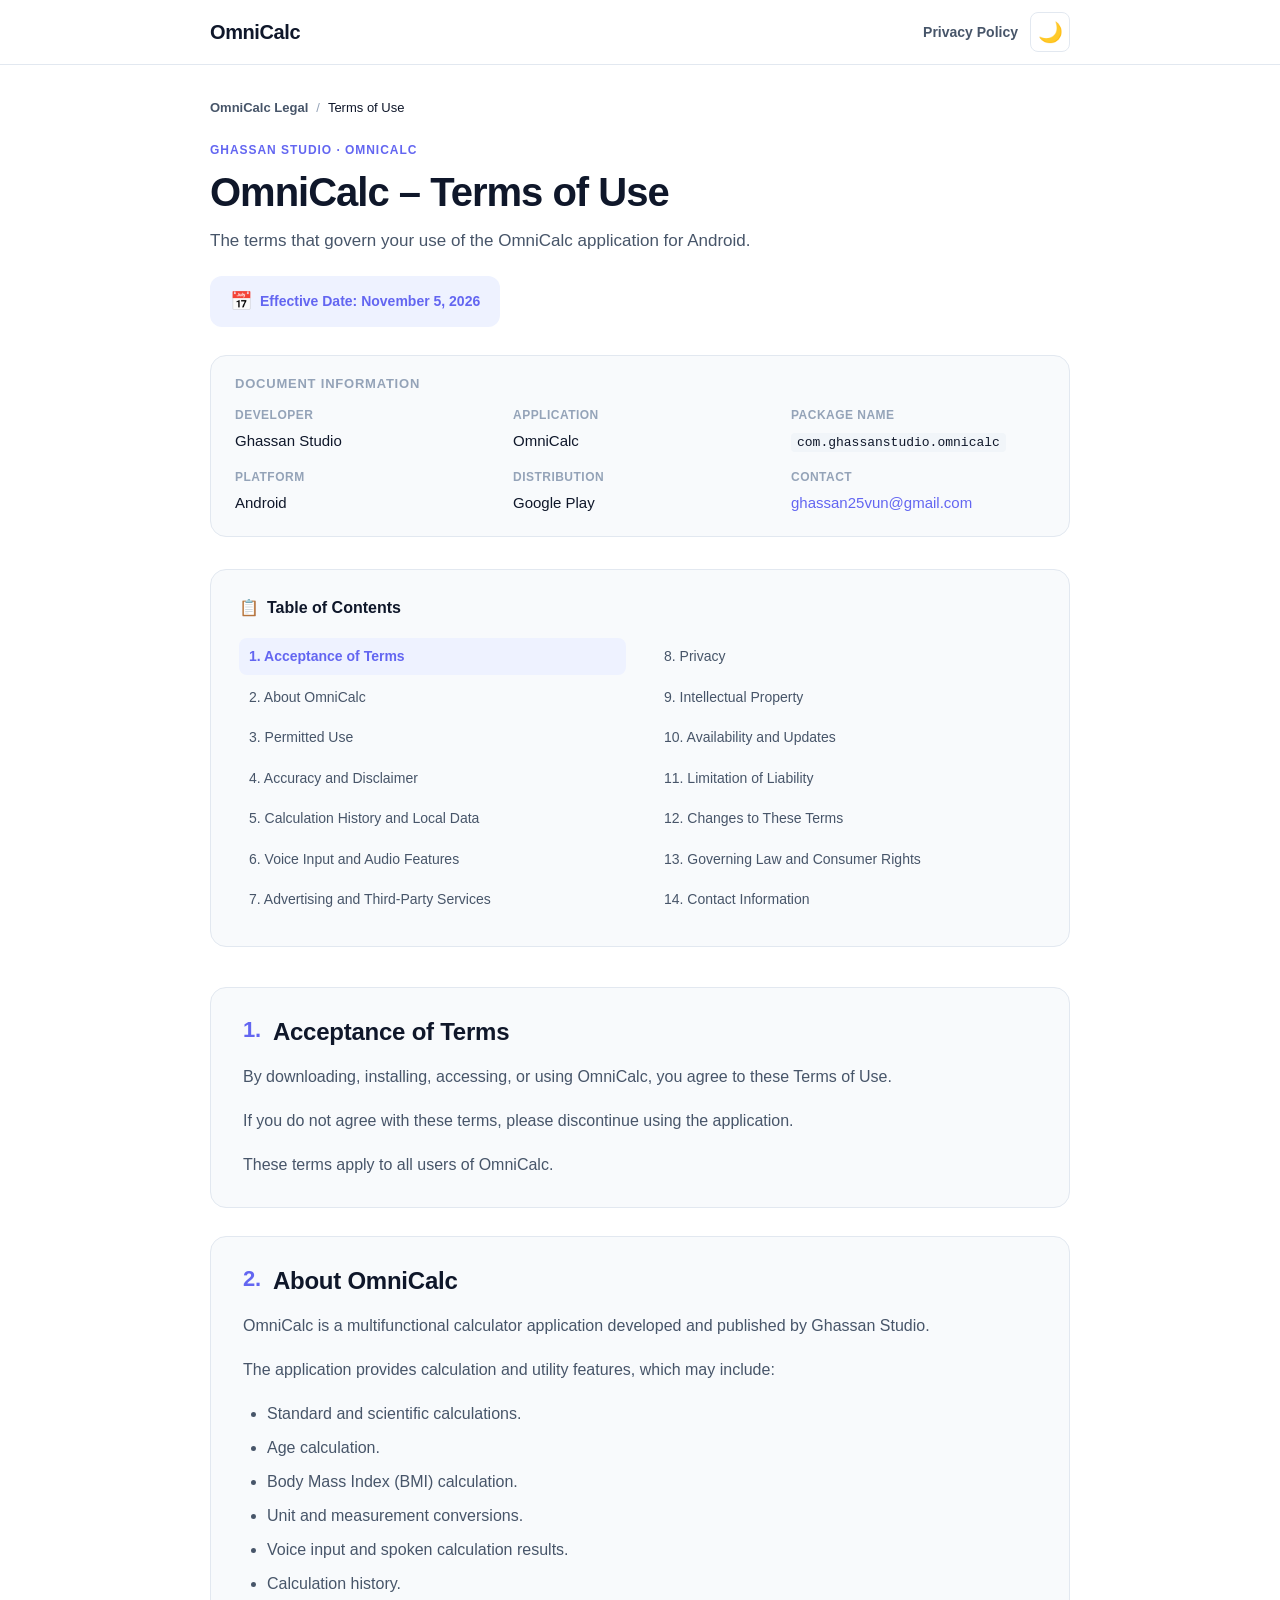
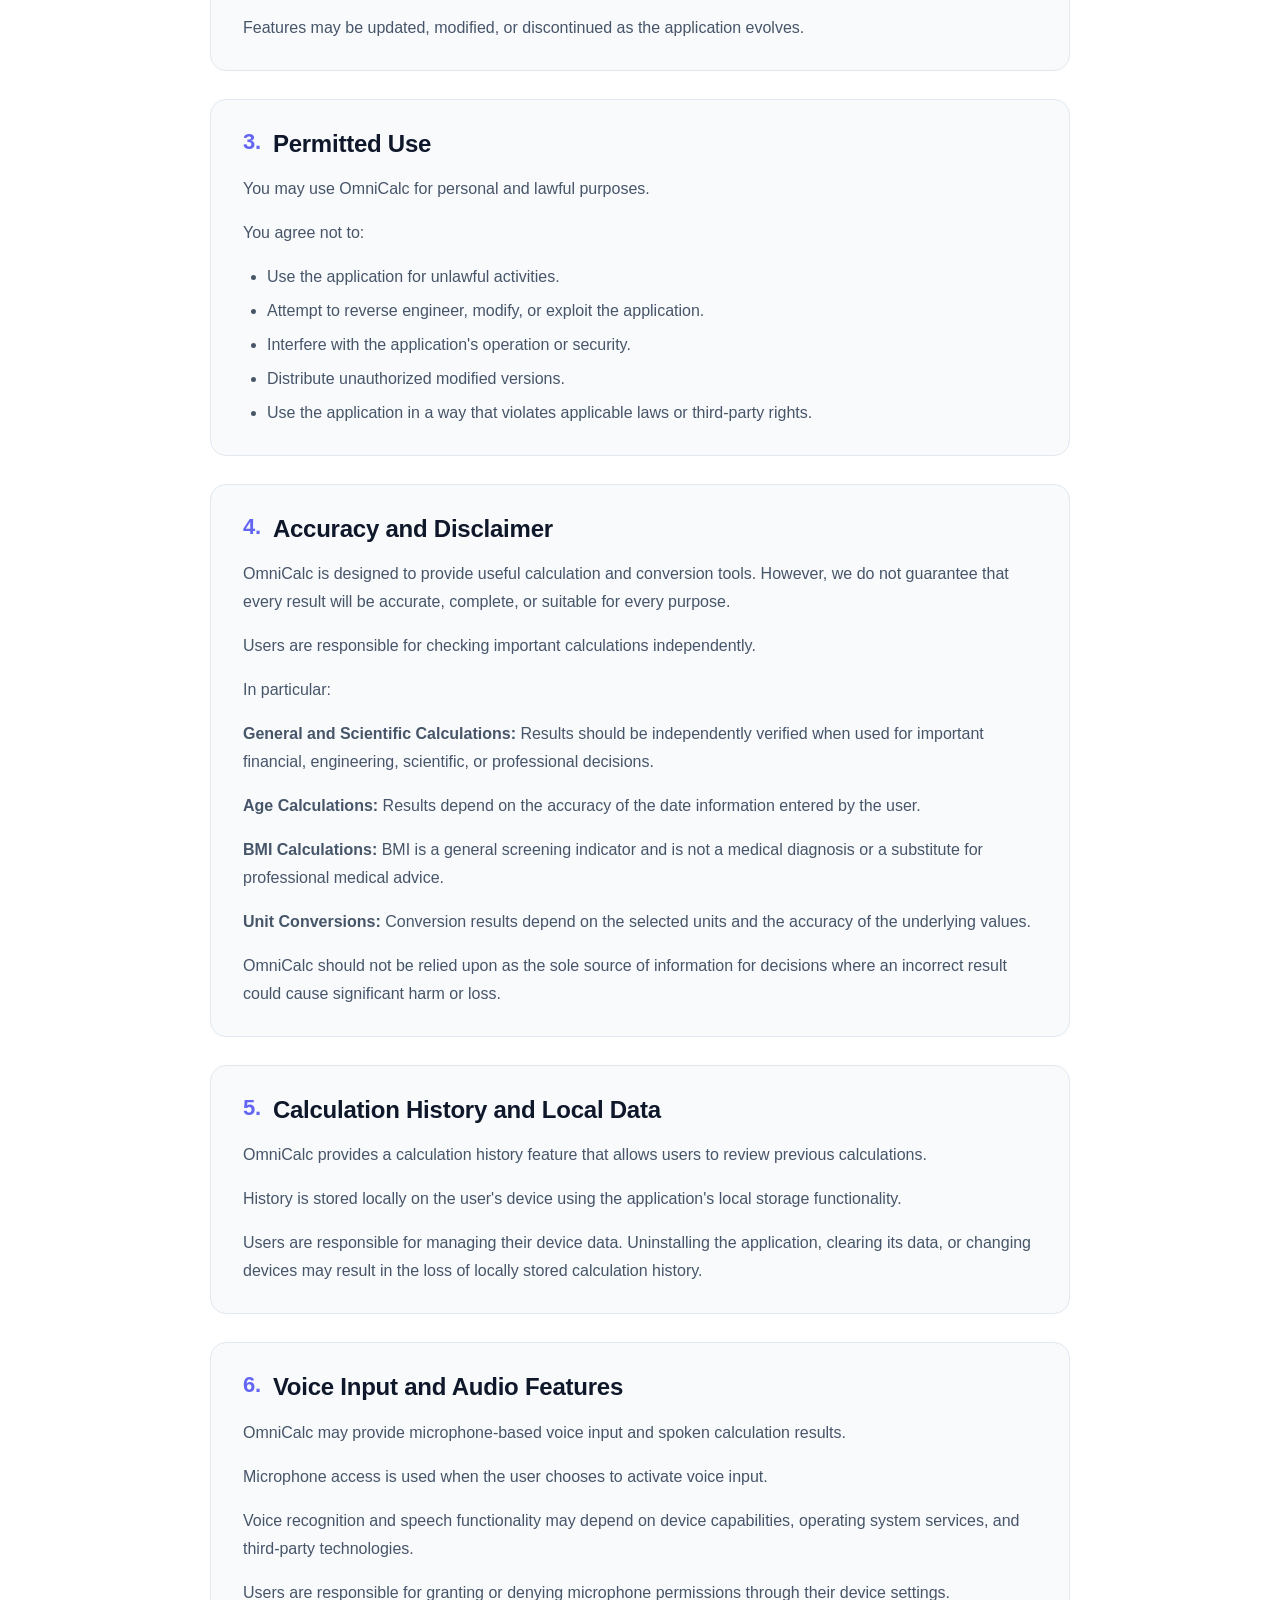
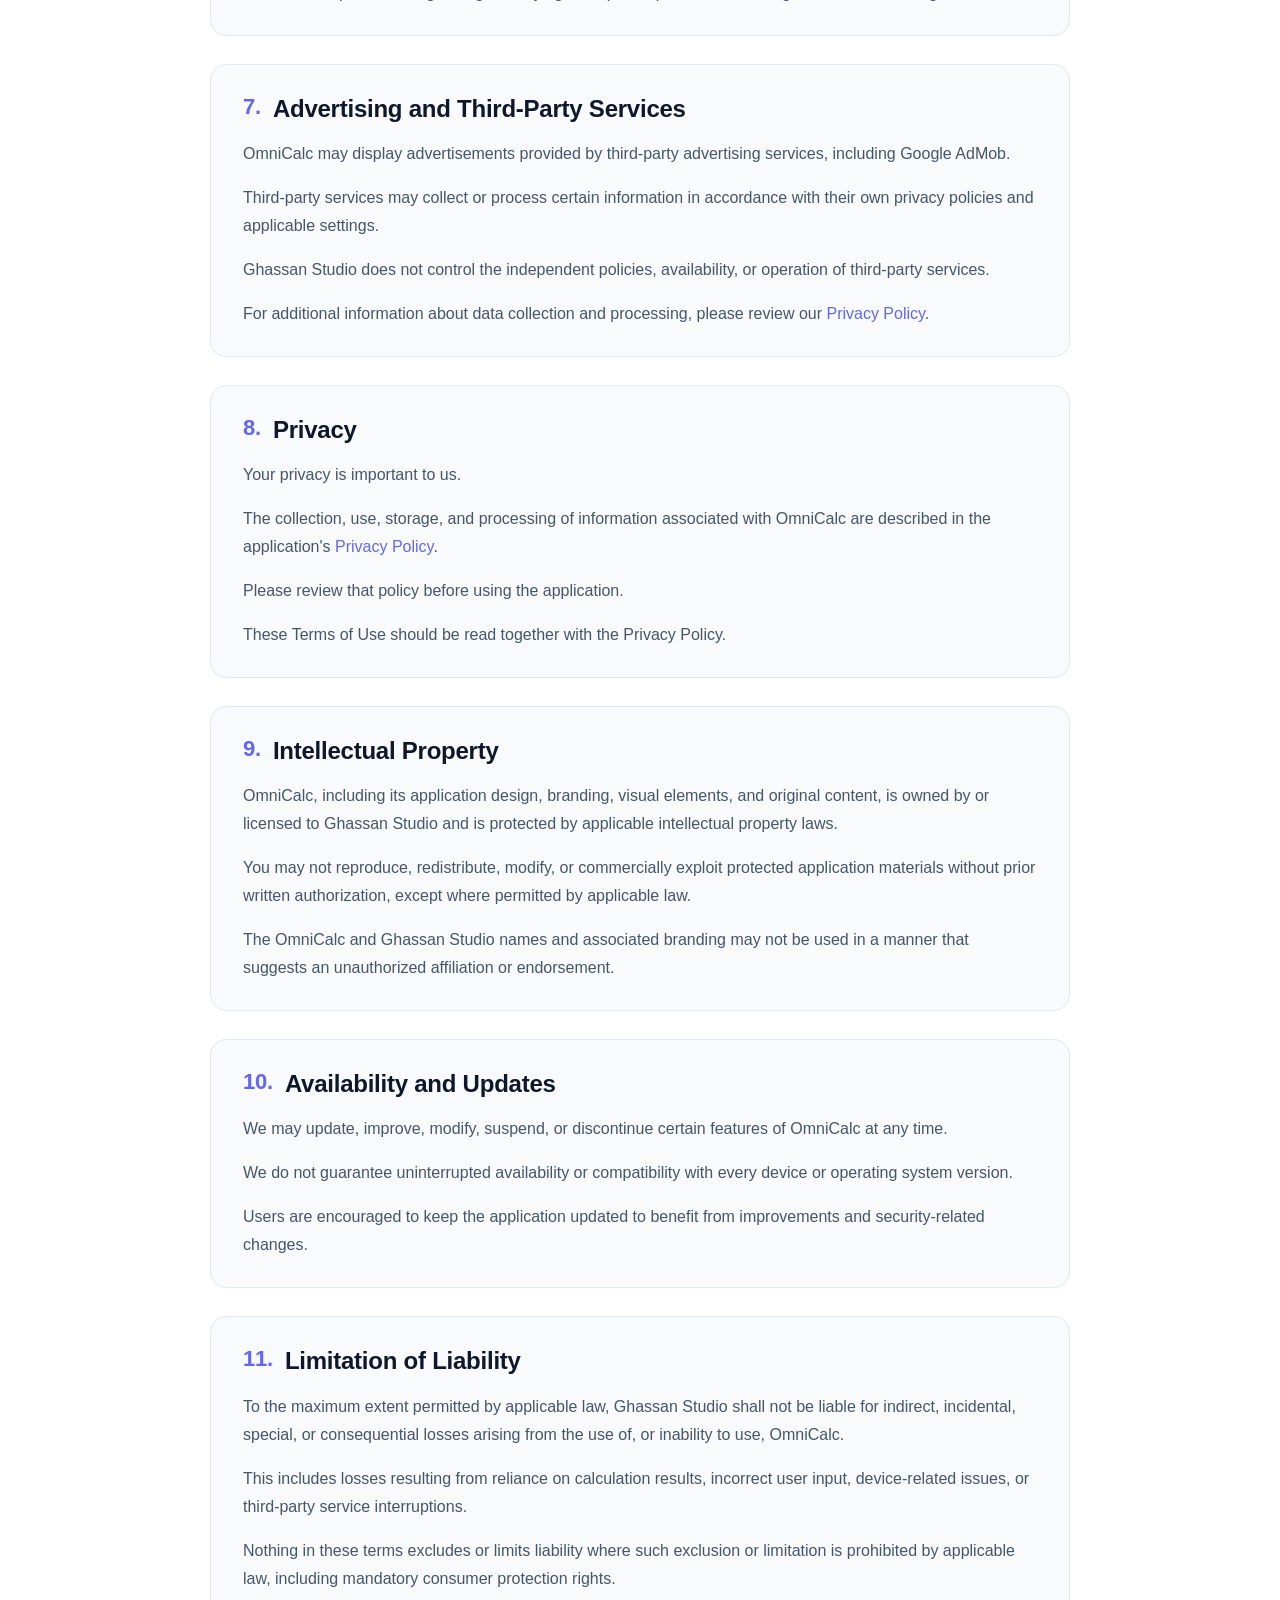
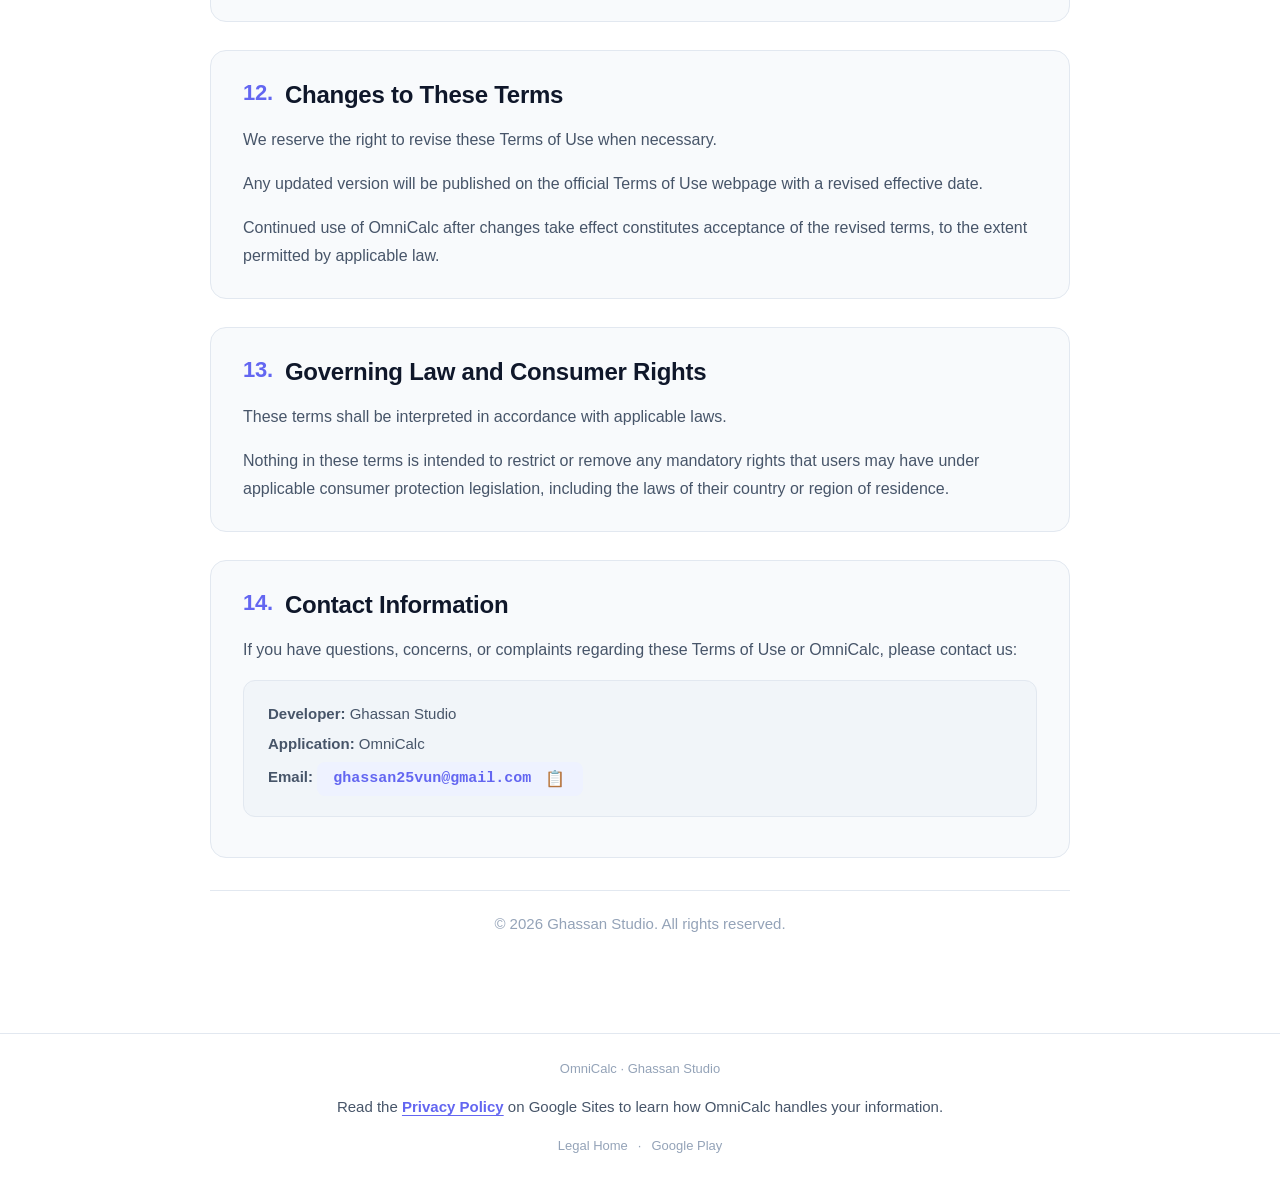
<file: terms-of-use.html>
<!DOCTYPE html>
<html lang="en" dir="ltr">
<head>
  <meta charset="UTF-8">
  <meta name="viewport" content="width=device-width, initial-scale=1.0">
  <title>OmniCalc – Terms of Use</title>
  <meta name="description" content="Terms of Use for OmniCalc, the multifunctional calculator application for Android developed by Ghassan Studio. Effective November 5, 2026.">
  <meta name="robots" content="index, follow">
  <meta name="author" content="Ghassan Studio">
  <meta name="theme-color" content="#6366f1">
  <meta name="color-scheme" content="light dark">

  <meta property="og:title" content="OmniCalc – Terms of Use">
  <meta property="og:description" content="Terms of Use for OmniCalc, developed by Ghassan Studio. Effective November 5, 2026.">
  <meta property="og:type" content="website">
  <meta property="og:url" content="https://ghassanstudio.github.io/OmniCalc-Privacy-Policy/terms-of-use.html">
  <meta property="og:locale" content="en_US">
  <meta property="og:site_name" content="OmniCalc">

  <meta name="twitter:card" content="summary">
  <meta name="twitter:title" content="OmniCalc – Terms of Use">
  <meta name="twitter:description" content="Terms of Use for OmniCalc, developed by Ghassan Studio.">

  <link rel="canonical" href="https://ghassanstudio.github.io/OmniCalc-Privacy-Policy/terms-of-use.html">

  <link rel="icon" href="data:image/svg+xml,%3Csvg xmlns='http://www.w3.org/2000/svg' viewBox='0 0 100 100'%3E%3Crect width='100' height='100' rx='18' fill='%236366f1'/%3E%3Ctext x='50' y='72' font-size='54' text-anchor='middle' fill='%23fff' font-family='sans-serif' font-weight='bold'%3E%E2%88%91%3C/text%3E%3C/svg%3E" type="image/svg+xml">

  <script>
    (function () {
      try {
        var stored = localStorage.getItem('omniTheme');
        var theme = (stored === 'dark' || stored === 'light')
          ? stored
          : (window.matchMedia('(prefers-color-scheme: dark)').matches ? 'dark' : 'light');
        document.documentElement.setAttribute('data-theme', theme);
      } catch (error) {
        /* The theme preference is optional. */
      }
    })();
  </script>

  <link rel="stylesheet" href="styles.css">

  <style>
    /* Page-specific layout. Shared styles remain in styles.css. */

    .nav-link {
      color: var(--color-text-secondary);
      font-size: 0.875rem;
      font-weight: 600;
      text-decoration: none;
      white-space: nowrap;
    }

    .nav-link:hover {
      color: var(--color-primary);
      text-decoration: none;
    }

    .breadcrumb {
      display: flex;
      flex-wrap: wrap;
      align-items: center;
      gap: 8px;
      margin-bottom: 20px;
      font-size: 0.8125rem;
      color: var(--color-text-muted);
    }

    .breadcrumb a {
      color: var(--color-text-secondary);
      font-weight: 600;
    }

    .breadcrumb a:hover {
      color: var(--color-primary);
    }

    .breadcrumb [aria-current="page"] {
      color: var(--color-text);
    }

    .doc-header {
      margin-bottom: 28px;
    }

    .doc-eyebrow {
      margin-bottom: 8px;
      color: var(--color-primary);
      font-size: 0.75rem;
      font-weight: 700;
      letter-spacing: 0.08em;
      text-transform: uppercase;
    }

    .doc-title {
      margin-bottom: 12px;
      font-size: clamp(1.75rem, 4vw, 2.5rem);
      line-height: 1.15;
      letter-spacing: -0.025em;
    }

    .doc-subtitle {
      max-width: 62ch;
      margin-bottom: 20px;
      color: var(--color-text-secondary);
      font-size: 1.0625rem;
      line-height: 1.7;
    }

    .doc-header .last-updated {
      margin-bottom: 0;
    }

    .doc-meta {
      margin-bottom: 32px;
      padding: 20px 24px;
      background: var(--color-surface);
      border: 1px solid var(--color-border);
      border-radius: var(--radius-lg);
      transition: var(--transition-theme);
    }

    .doc-meta-title {
      margin-bottom: 12px;
      color: var(--color-text-muted);
      font-size: 0.8125rem;
      font-weight: 700;
      letter-spacing: 0.06em;
      text-transform: uppercase;
    }

    .meta-grid {
      display: grid;
      grid-template-columns: repeat(auto-fit, minmax(190px, 1fr));
      gap: 12px 24px;
      margin: 0;
    }

    .meta-item {
      min-width: 0;
    }

    .meta-item dt {
      margin-bottom: 2px;
      color: var(--color-text-muted);
      font-size: 0.75rem;
      font-weight: 600;
      letter-spacing: 0.04em;
      text-transform: uppercase;
    }

    .meta-item dd {
      margin: 0;
      color: var(--color-text);
      font-size: 0.9375rem;
      overflow-wrap: anywhere;
    }

    .meta-item code {
      padding: 2px 6px;
      background: var(--color-surface-2);
      border-radius: 4px;
      font-family: var(--font-mono);
      font-size: 0.8125rem;
    }

    .toc-header {
      width: 100%;
      padding: 0;
      background: none;
      border: 0;
      color: inherit;
      font: inherit;
      text-align: start;
    }

    .toc-list.collapsed {
      display: none;
    }

    .section-card {
      scroll-margin-top: calc(var(--nav-height) + 16px);
    }

    .section-card p:last-child,
    .section-card ul:last-child {
      margin-bottom: 0;
    }

    .section-card ul li:last-child {
      margin-bottom: 0;
    }

    .doc-divider {
      margin: 32px 0 20px;
      border: 0;
      border-top: 1px solid var(--color-border);
    }

    .doc-copyright {
      margin-bottom: 32px;
      color: var(--color-text-muted);
      font-size: 0.9375rem;
      text-align: center;
    }

    .footer-links {
      display: flex;
      flex-wrap: wrap;
      justify-content: center;
      gap: 4px 10px;
      margin-top: 4px;
    }

    .footer-links span {
      color: var(--color-text-muted);
    }

    .footer-privacy {
      margin-top: 10px;
      color: var(--color-text-secondary);
      font-size: 0.9375rem;
      text-align: center;
    }

    .footer-privacy a {
      color: var(--color-primary);
      font-weight: 600;
      text-decoration: underline;
      text-underline-offset: 3px;
    }

    .footer-privacy a:hover,
    .footer-privacy a:focus-visible {
      color: var(--color-primary-hover);
    }

    @media (max-width: 480px) {
      .nav-link {
        font-size: 0.75rem;
      }

      .doc-title {
        font-size: 1.5rem;
      }

      .doc-subtitle {
        font-size: 1rem;
      }

      .doc-meta {
        padding: 16px 18px;
      }

      .meta-grid {
        grid-template-columns: 1fr;
        gap: 10px;
      }
    }

    @media print {
      .doc-meta {
        background: none !important;
        border: 1px solid #ddd !important;
      }

      .toc-list.collapsed {
        display: block !important;
      }
    }
  </style>
</head>
<body>

  <a href="#main-content" class="skip-link">Skip to content</a>

  <header class="site-header">
    <nav class="nav-container" aria-label="Main navigation">
      <a href="./" class="nav-brand" aria-label="OmniCalc legal home">OmniCalc</a>
      <div class="nav-controls">
        <a href="https://sites.google.com/view/privacy-policy-omnicalc/" class="nav-link">Privacy Policy</a>
        <button class="theme-toggle" type="button" aria-label="Switch to dark mode">🌙</button>
      </div>
    </nav>
  </header>

  <main id="main-content">
    <div class="container">

      <nav class="breadcrumb" aria-label="Breadcrumb">
        <a href="./">OmniCalc Legal</a>
        <span aria-hidden="true">/</span>
        <span aria-current="page">Terms of Use</span>
      </nav>

      <header class="doc-header">
        <p class="doc-eyebrow">Ghassan Studio · OmniCalc</p>
        <h1 class="doc-title">OmniCalc – Terms of Use</h1>
        <p class="doc-subtitle">The terms that govern your use of the OmniCalc application for Android.</p>
        <div class="last-updated">
          <span class="icon" aria-hidden="true">📅</span>
          <span>Effective Date: November 5, 2026</span>
        </div>
      </header>

      <aside class="doc-meta" aria-labelledby="doc-meta-title">
        <h2 id="doc-meta-title" class="doc-meta-title">Document Information</h2>
        <dl class="meta-grid">
          <div class="meta-item">
            <dt>Developer</dt>
            <dd>Ghassan Studio</dd>
          </div>
          <div class="meta-item">
            <dt>Application</dt>
            <dd>OmniCalc</dd>
          </div>
          <div class="meta-item">
            <dt>Package Name</dt>
            <dd><code>com.ghassanstudio.omnicalc</code></dd>
          </div>
          <div class="meta-item">
            <dt>Platform</dt>
            <dd>Android</dd>
          </div>
          <div class="meta-item">
            <dt>Distribution</dt>
            <dd>Google Play</dd>
          </div>
          <div class="meta-item">
            <dt>Contact</dt>
            <dd><a href="mailto:ghassan25vun@gmail.com">ghassan25vun@gmail.com</a></dd>
          </div>
        </dl>
      </aside>

      <nav class="toc" aria-label="Table of Contents">
        <button class="toc-header" type="button" aria-expanded="true" aria-controls="toc-list">
          <span class="toc-title">
            <span aria-hidden="true">📋</span>
            <span>Table of Contents</span>
          </span>
          <span class="toc-toggle open" aria-hidden="true">▾</span>
        </button>
        <ul class="toc-list" id="toc-list">
          <li><a href="#section-1">1. Acceptance of Terms</a></li>
          <li><a href="#section-2">2. About OmniCalc</a></li>
          <li><a href="#section-3">3. Permitted Use</a></li>
          <li><a href="#section-4">4. Accuracy and Disclaimer</a></li>
          <li><a href="#section-5">5. Calculation History and Local Data</a></li>
          <li><a href="#section-6">6. Voice Input and Audio Features</a></li>
          <li><a href="#section-7">7. Advertising and Third-Party Services</a></li>
          <li><a href="#section-8">8. Privacy</a></li>
          <li><a href="#section-9">9. Intellectual Property</a></li>
          <li><a href="#section-10">10. Availability and Updates</a></li>
          <li><a href="#section-11">11. Limitation of Liability</a></li>
          <li><a href="#section-12">12. Changes to These Terms</a></li>
          <li><a href="#section-13">13. Governing Law and Consumer Rights</a></li>
          <li><a href="#section-14">14. Contact Information</a></li>
        </ul>
      </nav>

      <article class="legal-document" aria-label="OmniCalc Terms of Use">

        <section id="section-1" class="policy-section section-card" aria-labelledby="section-1-title">
          <h2 id="section-1-title"><span class="section-num">1.</span> Acceptance of Terms</h2>
          <p>By downloading, installing, accessing, or using OmniCalc, you agree to these Terms of Use.</p>
          <p>If you do not agree with these terms, please discontinue using the application.</p>
          <p>These terms apply to all users of OmniCalc.</p>
        </section>

        <section id="section-2" class="policy-section section-card" aria-labelledby="section-2-title">
          <h2 id="section-2-title"><span class="section-num">2.</span> About OmniCalc</h2>
          <p>OmniCalc is a multifunctional calculator application developed and published by Ghassan Studio.</p>
          <p>The application provides calculation and utility features, which may include:</p>
          <ul>
            <li>Standard and scientific calculations.</li>
            <li>Age calculation.</li>
            <li>Body Mass Index (BMI) calculation.</li>
            <li>Unit and measurement conversions.</li>
            <li>Voice input and spoken calculation results.</li>
            <li>Calculation history.</li>
          </ul>
          <p>Features may be updated, modified, or discontinued as the application evolves.</p>
        </section>

        <section id="section-3" class="policy-section section-card" aria-labelledby="section-3-title">
          <h2 id="section-3-title"><span class="section-num">3.</span> Permitted Use</h2>
          <p>You may use OmniCalc for personal and lawful purposes.</p>
          <p>You agree not to:</p>
          <ul>
            <li>Use the application for unlawful activities.</li>
            <li>Attempt to reverse engineer, modify, or exploit the application.</li>
            <li>Interfere with the application's operation or security.</li>
            <li>Distribute unauthorized modified versions.</li>
            <li>Use the application in a way that violates applicable laws or third-party rights.</li>
          </ul>
        </section>

        <section id="section-4" class="policy-section section-card" aria-labelledby="section-4-title">
          <h2 id="section-4-title"><span class="section-num">4.</span> Accuracy and Disclaimer</h2>
          <p>OmniCalc is designed to provide useful calculation and conversion tools. However, we do not guarantee that every result will be accurate, complete, or suitable for every purpose.</p>
          <p>Users are responsible for checking important calculations independently.</p>
          <p>In particular:</p>
          <p><strong>General and Scientific Calculations:</strong> Results should be independently verified when used for important financial, engineering, scientific, or professional decisions.</p>
          <p><strong>Age Calculations:</strong> Results depend on the accuracy of the date information entered by the user.</p>
          <p><strong>BMI Calculations:</strong> BMI is a general screening indicator and is not a medical diagnosis or a substitute for professional medical advice.</p>
          <p><strong>Unit Conversions:</strong> Conversion results depend on the selected units and the accuracy of the underlying values.</p>
          <p>OmniCalc should not be relied upon as the sole source of information for decisions where an incorrect result could cause significant harm or loss.</p>
        </section>

        <section id="section-5" class="policy-section section-card" aria-labelledby="section-5-title">
          <h2 id="section-5-title"><span class="section-num">5.</span> Calculation History and Local Data</h2>
          <p>OmniCalc provides a calculation history feature that allows users to review previous calculations.</p>
          <p>History is stored locally on the user's device using the application's local storage functionality.</p>
          <p>Users are responsible for managing their device data. Uninstalling the application, clearing its data, or changing devices may result in the loss of locally stored calculation history.</p>
        </section>

        <section id="section-6" class="policy-section section-card" aria-labelledby="section-6-title">
          <h2 id="section-6-title"><span class="section-num">6.</span> Voice Input and Audio Features</h2>
          <p>OmniCalc may provide microphone-based voice input and spoken calculation results.</p>
          <p>Microphone access is used when the user chooses to activate voice input.</p>
          <p>Voice recognition and speech functionality may depend on device capabilities, operating system services, and third-party technologies.</p>
          <p>Users are responsible for granting or denying microphone permissions through their device settings.</p>
        </section>

        <section id="section-7" class="policy-section section-card" aria-labelledby="section-7-title">
          <h2 id="section-7-title"><span class="section-num">7.</span> Advertising and Third-Party Services</h2>
          <p>OmniCalc may display advertisements provided by third-party advertising services, including Google AdMob.</p>
          <p>Third-party services may collect or process certain information in accordance with their own privacy policies and applicable settings.</p>
          <p>Ghassan Studio does not control the independent policies, availability, or operation of third-party services.</p>
          <p>For additional information about data collection and processing, please review our <a href="https://sites.google.com/view/privacy-policy-omnicalc/">Privacy Policy</a>.</p>
        </section>

        <section id="section-8" class="policy-section section-card" aria-labelledby="section-8-title">
          <h2 id="section-8-title"><span class="section-num">8.</span> Privacy</h2>
          <p>Your privacy is important to us.</p>
          <p>The collection, use, storage, and processing of information associated with OmniCalc are described in the application's <a href="https://sites.google.com/view/privacy-policy-omnicalc/">Privacy Policy</a>.</p>
          <p>Please review that policy before using the application.</p>
          <p>These Terms of Use should be read together with the Privacy Policy.</p>
        </section>

        <section id="section-9" class="policy-section section-card" aria-labelledby="section-9-title">
          <h2 id="section-9-title"><span class="section-num">9.</span> Intellectual Property</h2>
          <p>OmniCalc, including its application design, branding, visual elements, and original content, is owned by or licensed to Ghassan Studio and is protected by applicable intellectual property laws.</p>
          <p>You may not reproduce, redistribute, modify, or commercially exploit protected application materials without prior written authorization, except where permitted by applicable law.</p>
          <p>The OmniCalc and Ghassan Studio names and associated branding may not be used in a manner that suggests an unauthorized affiliation or endorsement.</p>
        </section>

        <section id="section-10" class="policy-section section-card" aria-labelledby="section-10-title">
          <h2 id="section-10-title"><span class="section-num">10.</span> Availability and Updates</h2>
          <p>We may update, improve, modify, suspend, or discontinue certain features of OmniCalc at any time.</p>
          <p>We do not guarantee uninterrupted availability or compatibility with every device or operating system version.</p>
          <p>Users are encouraged to keep the application updated to benefit from improvements and security-related changes.</p>
        </section>

        <section id="section-11" class="policy-section section-card" aria-labelledby="section-11-title">
          <h2 id="section-11-title"><span class="section-num">11.</span> Limitation of Liability</h2>
          <p>To the maximum extent permitted by applicable law, Ghassan Studio shall not be liable for indirect, incidental, special, or consequential losses arising from the use of, or inability to use, OmniCalc.</p>
          <p>This includes losses resulting from reliance on calculation results, incorrect user input, device-related issues, or third-party service interruptions.</p>
          <p>Nothing in these terms excludes or limits liability where such exclusion or limitation is prohibited by applicable law, including mandatory consumer protection rights.</p>
        </section>

        <section id="section-12" class="policy-section section-card" aria-labelledby="section-12-title">
          <h2 id="section-12-title"><span class="section-num">12.</span> Changes to These Terms</h2>
          <p>We reserve the right to revise these Terms of Use when necessary.</p>
          <p>Any updated version will be published on the official Terms of Use webpage with a revised effective date.</p>
          <p>Continued use of OmniCalc after changes take effect constitutes acceptance of the revised terms, to the extent permitted by applicable law.</p>
        </section>

        <section id="section-13" class="policy-section section-card" aria-labelledby="section-13-title">
          <h2 id="section-13-title"><span class="section-num">13.</span> Governing Law and Consumer Rights</h2>
          <p>These terms shall be interpreted in accordance with applicable laws.</p>
          <p>Nothing in these terms is intended to restrict or remove any mandatory rights that users may have under applicable consumer protection legislation, including the laws of their country or region of residence.</p>
        </section>

        <section id="section-14" class="policy-section section-card" aria-labelledby="section-14-title">
          <h2 id="section-14-title"><span class="section-num">14.</span> Contact Information</h2>
          <p>If you have questions, concerns, or complaints regarding these Terms of Use or OmniCalc, please contact us:</p>
          <div class="contact-block">
            <p><strong>Developer:</strong> Ghassan Studio</p>
            <p><strong>Application:</strong> OmniCalc</p>
            <p><strong>Email:</strong> <span class="email-wrapper"><span class="email-text"><a href="mailto:ghassan25vun@gmail.com">ghassan25vun@gmail.com</a></span><button class="copy-btn" type="button" data-email="ghassan25vun@gmail.com" data-toast="Email copied!" aria-label="Copy email address">📋</button></span></p>
          </div>
        </section>

        <hr class="doc-divider">
        <p class="doc-copyright">© 2026 Ghassan Studio. All rights reserved.</p>

      </article>
    </div>
  </main>

  <footer class="site-footer">
    <div class="container">
      <p>OmniCalc · Ghassan Studio</p>
      <p class="footer-privacy">
        Read the <a href="https://sites.google.com/view/privacy-policy-omnicalc/">Privacy Policy</a> on Google Sites to learn how OmniCalc handles your information.
      </p>
      <p class="footer-links">
        <a href="./">Legal Home</a>
        <span aria-hidden="true">·</span>
        <a href="https://play.google.com/store/apps/details?id=com.ghassanstudio.omnicalc" target="_blank" rel="noopener noreferrer">Google Play</a>
      </p>
    </div>
  </footer>

  <button class="back-to-top" type="button" aria-label="Back to top">↑</button>
  <div class="toast" role="status" aria-live="polite"></div>

  <script>
    (function () {
      'use strict';

      var root = document.documentElement;
      var themeToggle = document.querySelector('.theme-toggle');
      var tocHeader = document.querySelector('.toc-header');
      var tocList = document.getElementById('toc-list');
      var tocToggle = document.querySelector('.toc-toggle');
      var backToTop = document.querySelector('.back-to-top');
      var toast = document.querySelector('.toast');
      var mobileQuery = window.matchMedia('(max-width: 768px)');
      var sections = Array.prototype.slice.call(document.querySelectorAll('.legal-document .policy-section'));
      var tocLinks = Array.prototype.slice.call(tocList.querySelectorAll('a'));
      var toastTimer = null;

      function isMobile() {
        return mobileQuery.matches;
      }

      function getTheme() {
        return root.getAttribute('data-theme') === 'dark' ? 'dark' : 'light';
      }

      function updateThemeButton(theme) {
        themeToggle.textContent = theme === 'dark' ? '\u2600\uFE0F' : '\uD83C\uDF19';
        themeToggle.setAttribute('aria-label', theme === 'dark' ? 'Switch to light mode' : 'Switch to dark mode');
      }

      function setTocExpanded(expanded) {
        if (!isMobile()) {
          expanded = true;
        }
        tocList.classList.toggle('collapsed', !expanded);
        tocToggle.classList.toggle('open', expanded);
        tocHeader.setAttribute('aria-expanded', String(expanded));
      }

      function updateActiveToc() {
        var activeId = sections.length ? sections[0].id : '';

        sections.forEach(function (section) {
          if (section.getBoundingClientRect().top <= 120) {
            activeId = section.id;
          }
        });

        tocLinks.forEach(function (link) {
          var isActive = link.getAttribute('href') === '#' + activeId;
          link.classList.toggle('active', isActive);

          if (isActive) {
            link.setAttribute('aria-current', 'location');
          } else {
            link.removeAttribute('aria-current');
          }
        });
      }

      updateThemeButton(getTheme());
      setTocExpanded(!isMobile());

      themeToggle.addEventListener('click', function () {
        var next = getTheme() === 'dark' ? 'light' : 'dark';
        root.setAttribute('data-theme', next);
        updateThemeButton(next);

        try {
          localStorage.setItem('omniTheme', next);
        } catch (error) {
          /* The theme still applies for this page view. */
        }
      });

      tocHeader.addEventListener('click', function () {
        if (isMobile()) {
          setTocExpanded(tocList.classList.contains('collapsed'));
        }
      });

      tocList.addEventListener('click', function (event) {
        if (event.target.closest('a') && isMobile()) {
          setTocExpanded(false);
        }
      });

      var onMediaChange = function (event) {
        if (!event.matches) {
          setTocExpanded(true);
        }
      };

      if (mobileQuery.addEventListener) {
        mobileQuery.addEventListener('change', onMediaChange);
      } else if (mobileQuery.addListener) {
        mobileQuery.addListener(onMediaChange);
      }

      var darkQuery = window.matchMedia('(prefers-color-scheme: dark)');
      var onSystemThemeChange = function (event) {
        var stored = null;

        try {
          stored = localStorage.getItem('omniTheme');
        } catch (error) {
          /* Ignore unavailable storage. */
        }

        if (stored !== 'dark' && stored !== 'light') {
          var next = event.matches ? 'dark' : 'light';
          root.setAttribute('data-theme', next);
          updateThemeButton(next);
        }
      };

      if (darkQuery.addEventListener) {
        darkQuery.addEventListener('change', onSystemThemeChange);
      } else if (darkQuery.addListener) {
        darkQuery.addListener(onSystemThemeChange);
      }

      var ticking = false;

      function onScroll() {
        if (ticking) {
          return;
        }

        ticking = true;
        window.requestAnimationFrame(function () {
          updateActiveToc();
          backToTop.classList.toggle('visible', window.scrollY > 400);
          ticking = false;
        });
      }

      window.addEventListener('scroll', onScroll, { passive: true });

      backToTop.addEventListener('click', function () {
        window.scrollTo({ top: 0, behavior: 'smooth' });
      });

      document.addEventListener('click', function (event) {
        var button = event.target.closest('.copy-btn');

        if (!button) {
          return;
        }

        var email = button.getAttribute('data-email');

        if (!email) {
          return;
        }

        if (navigator.clipboard && navigator.clipboard.writeText) {
          navigator.clipboard.writeText(email).then(function () {
            showCopiedToast(button);
          }).catch(function () {
            fallbackCopy(email, button);
          });
        } else {
          fallbackCopy(email, button);
        }
      });

      function fallbackCopy(text, button) {
        var textarea = document.createElement('textarea');
        textarea.value = text;
        textarea.style.position = 'fixed';
        textarea.style.left = '-9999px';
        textarea.style.top = '-9999px';
        textarea.style.opacity = '0';
        document.body.appendChild(textarea);
        textarea.select();

        try {
          document.execCommand('copy');
          showCopiedToast(button);
        } catch (error) {
          /* Copying is a convenience, not a requirement. */
        }

        document.body.removeChild(textarea);
      }

      function showCopiedToast(button) {
        button.classList.add('copied');
        button.textContent = '\u2713';

        if (toastTimer) {
          clearTimeout(toastTimer);
        }

        toast.textContent = button.getAttribute('data-toast') || 'Copied!';
        toast.classList.add('show');

        toastTimer = setTimeout(function () {
          toast.classList.remove('show');
          button.classList.remove('copied');
          button.textContent = '\uD83D\uDCCB';
        }, 2000);
      }

      updateActiveToc();
      onScroll();
    })();
  </script>
</body>
</html>
</file>
<file: styles.css>
/* ============================================================
   OmniCalc Privacy Policy � Styles
   ============================================================ */

/* --- CSS Custom Properties --- */
:root {
  --color-primary: #6366f1;
  --color-primary-hover: #4f46e5;
  --color-primary-light: #eef2ff;
  --color-bg: #ffffff;
  --color-surface: #f8fafc;
  --color-surface-2: #f1f5f9;
  --color-text: #0f172a;
  --color-text-secondary: #475569;
  --color-text-muted: #94a3b8;
  --color-border: #e2e8f0;
  --color-border-light: #f0f2f5;
  --color-success: #22c55e;
  --color-header-bg: rgba(255, 255, 255, 0.85);
  --shadow-xs: 0 1px 2px rgba(0, 0, 0, 0.04);
  --shadow-sm: 0 1px 3px rgba(0, 0, 0, 0.06), 0 1px 2px rgba(0, 0, 0, 0.04);
  --shadow-md: 0 4px 6px -1px rgba(0, 0, 0, 0.08), 0 2px 4px -2px rgba(0, 0, 0, 0.05);
  --shadow-lg: 0 10px 15px -3px rgba(0, 0, 0, 0.08), 0 4px 6px -4px rgba(0, 0, 0, 0.04);
  --shadow-xl: 0 20px 25px -5px rgba(0, 0, 0, 0.1), 0 8px 10px -6px rgba(0, 0, 0, 0.04);
  --radius-sm: 8px;
  --radius-md: 12px;
  --radius-lg: 16px;
  --radius-xl: 20px;
  --max-width: 900px;
  --nav-height: 64px;
  --font-sans: -apple-system, BlinkMacSystemFont, 'Segoe UI', Roboto, 'Helvetica Neue', Arial, sans-serif;
  --font-mono: 'SF Mono', 'Fira Code', 'Fira Mono', 'Roboto Mono', monospace;
  --transition-theme: background-color 0.3s ease, color 0.3s ease, border-color 0.3s ease, box-shadow 0.3s ease;
  --transition-fast: 0.15s ease;
  --line-height: 1.75;
}

[data-theme="dark"] {
  --color-primary: #818cf8;
  --color-primary-hover: #6366f1;
  --color-primary-light: #1e1b4b;
  --color-bg: #0f172a;
  --color-surface: #1e293b;
  --color-surface-2: #172033;
  --color-text: #f1f5f9;
  --color-text-secondary: #94a3b8;
  --color-text-muted: #64748b;
  --color-border: #334155;
  --color-border-light: #1e293b;
  --color-success: #4ade80;
  --color-header-bg: rgba(15, 23, 42, 0.88);
  --shadow-xs: 0 1px 2px rgba(0, 0, 0, 0.2);
  --shadow-sm: 0 1px 3px rgba(0, 0, 0, 0.25), 0 1px 2px rgba(0, 0, 0, 0.2);
  --shadow-md: 0 4px 6px -1px rgba(0, 0, 0, 0.3), 0 2px 4px -2px rgba(0, 0, 0, 0.25);
  --shadow-lg: 0 10px 15px -3px rgba(0, 0, 0, 0.35), 0 4px 6px -4px rgba(0, 0, 0, 0.25);
  --shadow-xl: 0 20px 25px -5px rgba(0, 0, 0, 0.4), 0 8px 10px -6px rgba(0, 0, 0, 0.3);
}

/* --- Reset --- */
*,
*::before,
*::after {
  box-sizing: border-box;
  margin: 0;
  padding: 0;
}

html {
  scroll-behavior: smooth;
  -webkit-text-size-adjust: 100%;
  text-size-adjust: 100%;
}

body {
  font-family: var(--font-sans);
  font-size: 16px;
  line-height: var(--line-height);
  color: var(--color-text);
  background-color: var(--color-bg);
  transition: var(--transition-theme);
  -webkit-font-smoothing: antialiased;
  -moz-osx-font-smoothing: grayscale;
  overflow-x: hidden;
  min-height: 100vh;
}

/* --- Skip Link (Accessibility) --- */
.skip-link {
  position: fixed;
  top: -100%;
  inset-inline-start: 16px;
  z-index: 10000;
  padding: 8px 20px;
  background: var(--color-primary);
  color: #fff;
  border-radius: var(--radius-sm);
  font-weight: 600;
  font-size: 14px;
  text-decoration: none;
  opacity: 0;
  transition: top 0.2s ease, opacity 0.2s ease;
}

.skip-link:focus {
  top: 16px;
  opacity: 1;
  outline: 2px solid var(--color-primary);
  outline-offset: 2px;
}

/* --- Typography --- */
h1, h2, h3, h4, h5, h6 {
  line-height: 1.3;
  font-weight: 700;
  color: var(--color-text);
  transition: color 0.3s ease;
}

h1 { font-size: 2rem; letter-spacing: -0.02em; }
h2 { font-size: 1.5rem; letter-spacing: -0.01em; }
h3 { font-size: 1.125rem; }

p { margin-bottom: 1em; }

ul, ol { margin-bottom: 1em; padding-left: 1.5em; }
li { margin-bottom: 0.25em; }

a {
  color: var(--color-primary);
  text-decoration: none;
  transition: color var(--transition-fast);
}

a:hover { color: var(--color-primary-hover); text-decoration: underline; }

a:focus-visible,
button:focus-visible {
  outline: 2px solid var(--color-primary);
  outline-offset: 2px;
  border-radius: var(--radius-sm);
}

::selection {
  background: var(--color-primary);
  color: #ffffff;
}

/* --- Header / Navigation --- */
.site-header {
  position: sticky;
  top: 0;
  z-index: 100;
  background: var(--color-header-bg);
  backdrop-filter: blur(16px);
  -webkit-backdrop-filter: blur(16px);
  border-bottom: 1px solid var(--color-border);
  transition: var(--transition-theme);
}

.nav-container {
  max-width: var(--max-width);
  margin: 0 auto;
  padding: 0 20px;
  height: var(--nav-height);
  display: flex;
  align-items: center;
  justify-content: space-between;
  gap: 16px;
}

.nav-brand {
  font-size: 1.25rem;
  font-weight: 800;
  color: var(--color-text);
  text-decoration: none;
  letter-spacing: -0.02em;
  white-space: nowrap;
}

.nav-brand:hover { color: var(--color-primary); text-decoration: none; }

.nav-controls {
  display: flex;
  align-items: center;
  gap: 12px;
  flex-shrink: 0;
}

/* --- Language Switcher --- */
.lang-switcher {
  display: flex;
  border: 1px solid var(--color-border);
  border-radius: var(--radius-sm);
  overflow: hidden;
  transition: border-color 0.3s ease;
}

.lang-btn {
  background: none;
  border: none;
  padding: 6px 14px;
  font-size: 0.8125rem;
  font-weight: 600;
  font-family: var(--font-sans);
  color: var(--color-text-muted);
  cursor: pointer;
  transition: background var(--transition-fast), color var(--transition-fast);
  white-space: nowrap;
}

.lang-btn:hover { color: var(--color-text); }

.lang-btn.active {
  background: var(--color-primary);
  color: #ffffff;
}

.lang-btn.active:hover {
  background: var(--color-primary-hover);
  color: #ffffff;
}

/* --- Theme Toggle --- */
.theme-toggle {
  background: none;
  border: 1px solid var(--color-border);
  border-radius: var(--radius-sm);
  width: 40px;
  height: 40px;
  display: flex;
  align-items: center;
  justify-content: center;
  cursor: pointer;
  font-size: 1.25rem;
  line-height: 1;
  transition: background var(--transition-fast), border-color 0.3s ease;
  color: var(--color-text);
}

.theme-toggle:hover {
  background: var(--color-surface);
  border-color: var(--color-text-muted);
}

/* --- Main Layout --- */
.container {
  max-width: var(--max-width);
  margin: 0 auto;
  padding: 0 20px;
}

main {
  padding: 32px 0 64px;
}

/* --- Last Updated Banner --- */
.last-updated {
  display: inline-flex;
  align-items: center;
  gap: 8px;
  background: var(--color-primary-light);
  color: var(--color-primary);
  padding: 10px 20px;
  border-radius: var(--radius-md);
  font-size: 0.875rem;
  font-weight: 600;
  margin-bottom: 32px;
  transition: var(--transition-theme);
}

.last-updated .icon {
  font-size: 1.125rem;
  flex-shrink: 0;
}

/* --- Table of Contents --- */
.toc {
  background: var(--color-surface);
  border: 1px solid var(--color-border);
  border-radius: var(--radius-lg);
  padding: 24px 28px;
  margin-bottom: 40px;
  transition: var(--transition-theme);
}

.toc-header {
  display: flex;
  align-items: center;
  justify-content: space-between;
  cursor: pointer;
  user-select: none;
  -webkit-tap-highlight-color: transparent;
}

.toc-header:focus-visible {
  outline: 2px solid var(--color-primary);
  outline-offset: 4px;
  border-radius: var(--radius-sm);
}

.toc-title {
  font-size: 1rem;
  font-weight: 700;
  color: var(--color-text);
  display: flex;
  align-items: center;
  gap: 8px;
}

.toc-toggle {
  display: none;
  background: none;
  border: none;
  font-size: 1.25rem;
  color: var(--color-text-muted);
  cursor: pointer;
  padding: 4px;
  transition: transform 0.2s ease;
}

.toc-toggle.open {
  transform: rotate(180deg);
}

.toc-list {
  list-style: none;
  padding: 0;
  margin: 16px 0 0;
  columns: 2;
  column-gap: 28px;
}

.toc-list li {
  break-inside: avoid;
  margin-bottom: 4px;
}

.toc-list a {
  display: block;
  padding: 6px 10px;
  border-radius: var(--radius-sm);
  font-size: 0.875rem;
  font-weight: 500;
  color: var(--color-text-secondary);
  text-decoration: none;
  transition: background var(--transition-fast), color var(--transition-fast);
}

.toc-list a:hover,
.toc-list a:focus {
  background: var(--color-primary-light);
  color: var(--color-primary);
  text-decoration: none;
}

.toc-list a.active {
  background: var(--color-primary-light);
  color: var(--color-primary);
  font-weight: 600;
}

/* --- Sections --- */
.policy-section {
  margin-bottom: 28px;
}

.section-card {
  background: var(--color-surface);
  border: 1px solid var(--color-border);
  border-radius: var(--radius-lg);
  padding: 28px 32px;
  transition: var(--transition-theme);
}

.section-card:hover {
  box-shadow: var(--shadow-md);
}

.section-card h2 {
  margin-bottom: 16px;
  display: flex;
  align-items: flex-start;
  gap: 12px;
}

.section-card h2 .section-num {
  color: var(--color-primary);
  flex-shrink: 0;
  font-size: 1.375rem;
}

.section-card h3 {
  margin: 20px 0 8px;
  color: var(--color-text);
  display: flex;
  align-items: flex-start;
  gap: 8px;
}

.section-card h3 .sub-num {
  color: var(--color-primary);
  flex-shrink: 0;
  font-size: 1rem;
}

.section-card ul {
  padding-left: 1.5em;
}

.section-card ul li {
  margin-bottom: 6px;
  color: var(--color-text-secondary);
}

.section-card p {
  color: var(--color-text-secondary);
}

/* --- Intro paragraph (not in a section card) --- */
.policy-intro {
  margin-bottom: 32px;
  font-size: 1.0625rem;
  color: var(--color-text-secondary);
  line-height: 1.8;
}

/* --- Closing text --- */
.policy-closing {
  margin-top: 32px;
  padding-top: 24px;
  border-top: 1px solid var(--color-border);
  text-align: center;
  color: var(--color-text-muted);
  font-size: 0.9375rem;
}

/* --- Email wrapper --- */
.email-wrapper {
  display: inline-flex;
  align-items: center;
  gap: 8px;
  background: var(--color-primary-light);
  padding: 4px 12px 4px 16px;
  border-radius: var(--radius-sm);
  font-family: var(--font-mono);
  font-size: 0.9375rem;
  color: var(--color-primary);
  word-break: break-all;
}

.email-wrapper .email-text {
  color: var(--color-primary);
  font-weight: 600;
}

.copy-btn {
  background: none;
  border: none;
  cursor: pointer;
  padding: 4px 6px;
  font-size: 1rem;
  line-height: 1;
  color: var(--color-primary);
  border-radius: 4px;
  transition: background var(--transition-fast);
  display: inline-flex;
  align-items: center;
  justify-content: center;
}

.copy-btn:hover {
  background: var(--color-primary);
  color: #ffffff;
}

.copy-btn.copied {
  background: var(--color-success);
  color: #ffffff;
}

/* --- Contact block --- */
.contact-block {
  background: var(--color-surface-2);
  border: 1px solid var(--color-border);
  border-radius: var(--radius-md);
  padding: 20px 24px;
  margin: 12px 0;
}

.contact-block p {
  margin-bottom: 4px;
  font-size: 0.9375rem;
}

/* --- Back to Top --- */
.back-to-top {
  position: fixed;
  bottom: 28px;
  right: 28px;
  z-index: 90;
  width: 48px;
  height: 48px;
  border-radius: 50%;
  background: var(--color-primary);
  color: #ffffff;
  border: none;
  font-size: 1.375rem;
  cursor: pointer;
  box-shadow: var(--shadow-lg);
  opacity: 0;
  transform: translateY(16px) scale(0.9);
  pointer-events: none;
  transition: opacity 0.25s ease, transform 0.25s ease, background var(--transition-fast);
  display: flex;
  align-items: center;
  justify-content: center;
}

.back-to-top.visible {
  opacity: 1;
  transform: translateY(0) scale(1);
  pointer-events: auto;
}

.back-to-top:hover {
  background: var(--color-primary-hover);
  transform: translateY(-2px) scale(1.05);
}

.back-to-top:focus-visible {
  outline: 2px solid var(--color-primary);
  outline-offset: 4px;
}

/* --- Footer --- */
.site-footer {
  border-top: 1px solid var(--color-border);
  padding: 24px 0;
  text-align: center;
  font-size: 0.8125rem;
  color: var(--color-text-muted);
  transition: var(--transition-theme);
}

.site-footer a {
  color: var(--color-text-muted);
  font-weight: 500;
}

.site-footer a:hover {
  color: var(--color-primary);
}

/* --- Toast --- */
.toast {
  position: fixed;
  bottom: 88px;
  left: 50%;
  transform: translateX(-50%) translateY(16px);
  z-index: 200;
  background: var(--color-text);
  color: var(--color-bg);
  padding: 10px 24px;
  border-radius: var(--radius-sm);
  font-size: 0.875rem;
  font-weight: 500;
  opacity: 0;
  pointer-events: none;
  transition: opacity 0.25s ease, transform 0.25s ease;
  white-space: nowrap;
}

.toast.show {
  opacity: 1;
  transform: translateX(-50%) translateY(0);
}

/* --- RTL Overrides --- */

/*
 * KEY INSIGHT: In RTL mode with default `flex-direction: row`:
 *   - The main axis runs right-to-left
 *   - `flex-start` packs items at the RIGHT edge  ? this is what we want
 *   - DOM order: <section-num><text> renders as "1.\u202b?????" (number on right)
 *
 * Using `flex-direction: row-reverse` would WRONG-FOOT the layout:
 *   - Main axis runs left-to-right
 *   - `flex-start` packs items at the LEFT edge  ? wrong for RTL
 *   - Text and number swap places incorrectly
 *
 * Therefore: do NOT override flex-direction; let the native `dir="rtl"` handle it.
 */

/* ===== GLOBAL RTL ===== */
[dir="rtl"] body,
[dir="rtl"] p,
[dir="rtl"] li,
[dir="rtl"] h1,
[dir="rtl"] h2,
[dir="rtl"] h3,
[dir="rtl"] h4,
[dir="rtl"] h5,
[dir="rtl"] h6 {
  text-align: start;
}

/* ===== LISTS ===== */
[dir="rtl"] ul,
[dir="rtl"] ol {
  padding-left: 0;
  padding-inline-start: 1.5em;
}

[dir="rtl"] ul li,
[dir="rtl"] ol li {
  text-align: start;
}

/* ===== HEADINGS IN SECTION CARDS ===== */
/*
 * .section-card h2/h3 use `display: flex` (base styles).
 * In RTL mode, default `row` + `flex-start` is CORRECT:
 *   - Number is placed at the right edge
 *   - Heading text follows to the left
 *   - Overall: "1.\u202b?????"  ? standard Arabic heading format
 * Do NOT override flex-direction.
 */
[dir="rtl"] .section-card h2,
[dir="rtl"] .section-card h3 {
  flex-direction: row;         /* explicit default � NOT row-reverse */
  justify-content: flex-start; /* flex-start = right edge in RTL */
  text-align: start;
}

[dir="rtl"] .section-card h2 .section-num,
[dir="rtl"] .section-card h3 .sub-num {
  margin-inline-end: 0;
  margin-inline-start: 0;
}

/* ===== SECTION-CARD TEXT CONTENT ===== */
[dir="rtl"] .section-card p,
[dir="rtl"] .section-card ul,
[dir="rtl"] .section-card li {
  text-align: start;
}

/* ===== PREAMBLE / LAST-UPDATED BANNER ===== */
/*
 * `.last-updated` uses `display: inline-flex` (default row).
 * In RTL mode the icon (first in DOM) goes to the RIGHT edge.
 * The text follows to the left.  This is correct � no override needed.
 */

/* ===== TABLE OF CONTENTS ===== */
[dir="rtl"] .toc {
  text-align: start;
}

[dir="rtl"] .toc-list {
  columns: 2;
}

[dir="rtl"] .toc-list a {
  text-align: start;
  padding-left: 0;
  padding-right: 0;
  padding-inline-start: 10px;
  padding-inline-end: 10px;
}

[dir="rtl"] .toc-header {
  text-align: start;
}

/* ===== CONTACT BLOCK ===== */
[dir="rtl"] .contact-block,
[dir="rtl"] .contact-block p {
  text-align: start;
}

/* ===== EMAIL WRAPPER ===== */
[dir="rtl"] .email-wrapper {
  padding: 4px 16px 4px 12px;
  text-align: start;
}

/*
 * Email addresses are LTR text embedded in an RTL context.
 * `direction: ltr; unicode-bidi: embed;` allows the email to
 * render left-to-right while surrounding text flows RTL.
 */
[dir="rtl"] .email-wrapper .email-text {
  direction: ltr;
  unicode-bidi: embed;
  text-align: start;
  display: inline-block;
}

[dir="rtl"] .email-wrapper a {
  direction: ltr;
  unicode-bidi: embed;
}

/* ===== NAV ===== */
[dir="rtl"] .nav-brand,
[dir="rtl"] .nav-controls {
  text-align: start;
}

/* ===== BACK TO TOP ===== */
[dir="rtl"] .back-to-top {
  right: auto;
  inset-inline-end: auto;
  inset-inline-start: 28px;
}

/* ===== CLOSING TEXT ===== */
[dir="rtl"] .policy-closing,
[dir="rtl"] .policy-closing p {
  text-align: center;
}

/* --- Responsive --- */

/* Tablet down */
@media (max-width: 768px) {
  h1 { font-size: 1.625rem; }
  h2 { font-size: 1.25rem; }
  h3 { font-size: 1.0625rem; }

  .section-card {
    padding: 20px 20px;
  }

  .toc {
    padding: 16px 20px;
  }

  .toc-list {
    columns: 1;
  }

  [dir="rtl"] .toc-list {
    columns: 1;
  }

  .toc-toggle {
    display: block;
  }

  .toc-list.collapsed {
    display: none;
  }

  .lang-btn {
    padding: 5px 10px;
    font-size: 0.75rem;
  }

  .nav-brand {
    font-size: 1.125rem;
  }

  .last-updated {
    font-size: 0.8125rem;
    padding: 8px 16px;
  }
}

/* Phone down */
@media (max-width: 480px) {
  .nav-container {
    padding: 0 16px;
  }

  main {
    padding: 20px 0 48px;
  }

  .container {
    padding: 0 16px;
  }

  h1 { font-size: 1.375rem; }
  h2 { font-size: 1.125rem; }

  .section-card {
    padding: 16px 16px;
    border-radius: var(--radius-md);
  }

  .toc {
    padding: 12px 16px;
    border-radius: var(--radius-md);
  }

  .back-to-top {
    bottom: 20px;
    right: 20px;
    width: 44px;
    height: 44px;
    font-size: 1.25rem;
  }

  [dir="rtl"] .back-to-top {
    right: auto;
    inset-inline-end: auto;
    inset-inline-start: 20px;
  }

  .contact-block {
    padding: 16px 18px;
  }

  .email-wrapper {
    font-size: 0.8125rem;
    padding: 3px 10px 3px 12px;
  }

  [dir="rtl"] .email-wrapper {
    padding: 3px 12px 3px 10px;
  }
}

/* --- Reduced Motion --- */
@media (prefers-reduced-motion: reduce) {
  *,
  *::before,
  *::after {
    animation-duration: 0.01ms !important;
    animation-iteration-count: 1 !important;
    transition-duration: 0.01ms !important;
    scroll-behavior: auto !important;
  }
}

/* --- Print Styles --- */
@media print {
  .site-header,
  .back-to-top,
  .theme-toggle,
  .lang-switcher,
  .skip-link,
  .toc-toggle,
  .copy-btn,
  .toast {
    display: none !important;
  }

  body {
    background: #ffffff !important;
    color: #000000 !important;
    font-size: 11pt;
  }

  .nav-container {
    height: auto;
    border: none;
  }

  .nav-brand {
    color: #000 !important;
    font-size: 18pt;
  }

  .container {
    max-width: 100%;
    padding: 0;
  }

  .section-card {
    background: none !important;
    border: 1px solid #ddd !important;
    break-inside: avoid;
    box-shadow: none !important;
    padding: 16px;
    margin-bottom: 16px;
  }

  .section-card:hover {
    box-shadow: none !important;
  }

  .toc {
    background: none !important;
    border: 1px solid #ddd !important;
    break-inside: avoid;
    box-shadow: none !important;
  }

  .toc-list {
    columns: 2;
  }

  .toc-list a {
    color: #000 !important;
    padding: 2px 4px;
  }

  .toc-list a.active {
    background: none !important;
    color: #000 !important;
  }

  .last-updated {
    background: none !important;
    color: #333 !important;
    border: 1px solid #ddd;
  }

  .email-wrapper {
    background: none !important;
    border: 1px solid #999;
    color: #000 !important;
  }

  .email-wrapper .email-text {
    color: #000 !important;
  }

  .contact-block {
    background: none !important;
    border: 1px solid #ddd;
  }

  .policy-intro,
  .section-card p,
  .section-card ul li {
    color: #333 !important;
  }

  .site-footer {
    border-color: #ddd;
    color: #666;
  }

  a {
    color: #000 !important;
    text-decoration: underline;
  }
}
</file>
